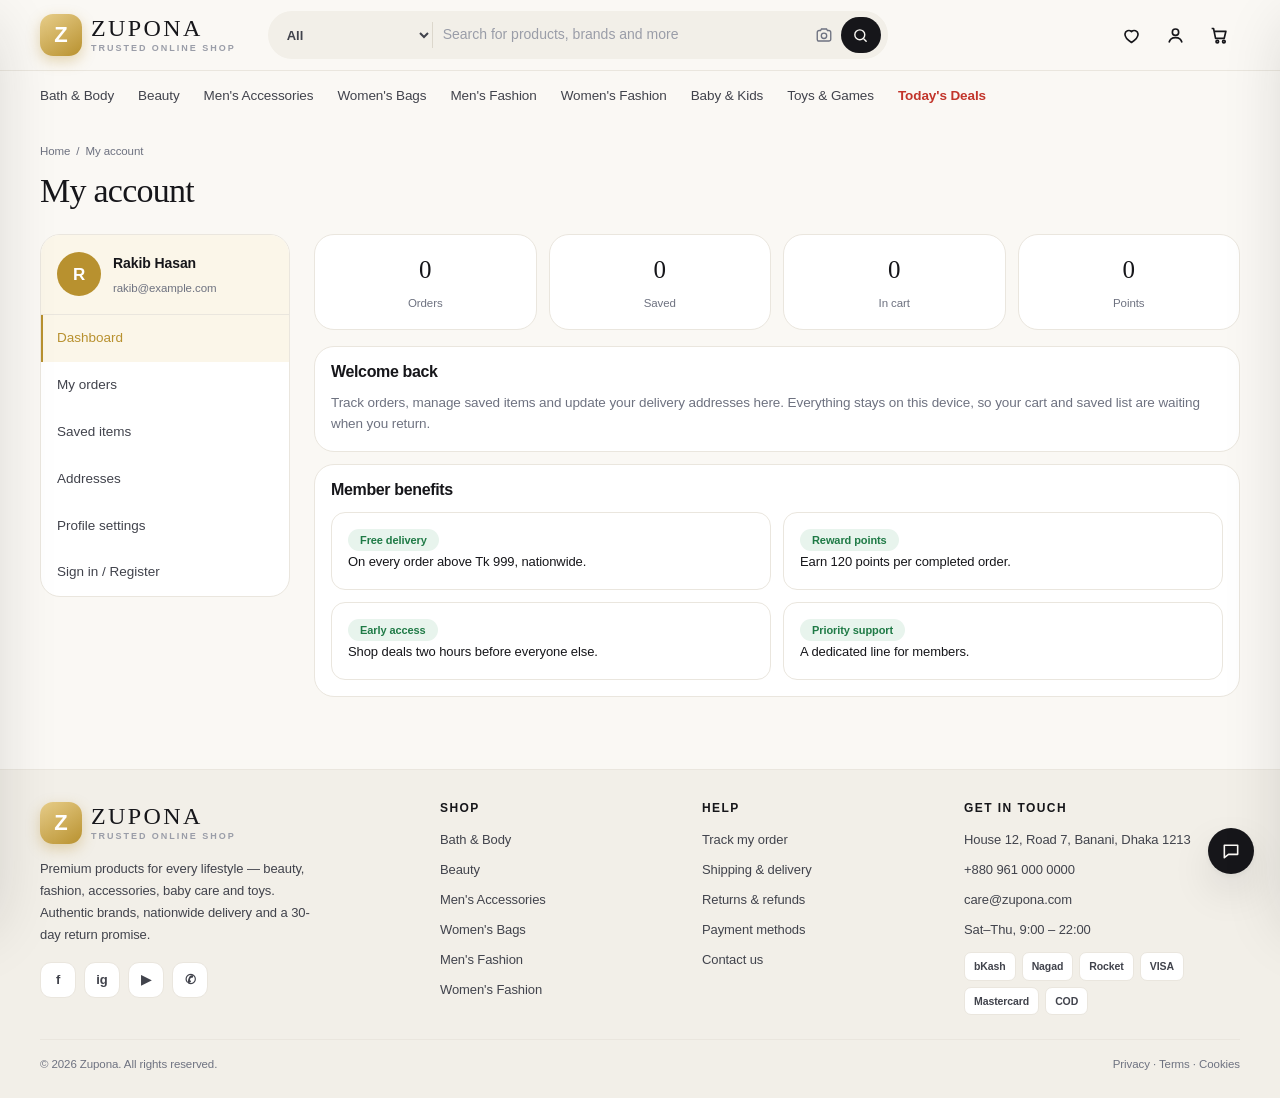
<file: account.html>
<!DOCTYPE html>
<html lang="en">
<head>
<meta charset="UTF-8">
<meta name="viewport" content="width=device-width, initial-scale=1, minimum-scale=1, viewport-fit=cover">
<meta name="theme-color" content="#FAF8F4" media="(prefers-color-scheme: light)">
<meta name="theme-color" content="#0B0C0F" media="(prefers-color-scheme: dark)">
<meta name="description" content="Zupona — trusted online shop. Authentic beauty, fashion, accessories, baby care and toys with fast nationwide delivery and 30-day returns.">
<title>My Account — Zupona</title>
<link rel="stylesheet" href="css/zupona.css">
<link rel="manifest" href="manifest.json">
<link rel="icon" href="icon.svg">
<link rel="apple-touch-icon" href="icon.svg">
<meta name="apple-mobile-web-app-capable" content="yes">
<meta name="apple-mobile-web-app-title" content="Zupona">
</head>
<body data-page="account">

<header id="hd"></header>

<main class="wrap">
  <div class="ph">
    <nav class="crumb"><a href="index.html">Home</a><span>/</span><span>My account</span></nav>
    <h1>My account</h1>
  </div>

  <div class="acc">
    <aside class="acc-n">
      <div class="acc-u">
        <span class="acc-av">R</span>
        <span><b style="font-size:14px">Rakib Hasan</b><br><small style="color:var(--ink-3);font-size:11.5px">rakib@example.com</small></span>
      </div>
      <button data-at="dash" class="on">Dashboard</button>
      <button data-at="orders">My orders</button>
      <button data-at="wish">Saved items</button>
      <button data-at="addr">Addresses</button>
      <button data-at="prof">Profile settings</button>
      <button data-at="in">Sign in / Register</button>
    </aside>

    <section>
      <div data-acc="dash">
        <div class="stats" id="accStats"></div>
        <div class="pnl" style="margin-top:16px">
          <h3>Welcome back</h3>
          <p style="font-size:13.5px;color:var(--ink-3)">Track orders, manage saved items and update your delivery addresses here. Everything stays on this device, so your cart and saved list are waiting when you return.</p>
        </div>
        <div class="pnl">
          <h3>Member benefits</h3>
          <div class="addr">
            <div><span class="pill">Free delivery</span><br>On every order above Tk 999, nationwide.</div>
            <div><span class="pill">Reward points</span><br>Earn 120 points per completed order.</div>
            <div><span class="pill">Early access</span><br>Shop deals two hours before everyone else.</div>
            <div><span class="pill">Priority support</span><br>A dedicated line for members.</div>
          </div>
        </div>
      </div>

      <div data-acc="orders" class="hide">
        <div class="pnl" style="margin-bottom:16px"><h3>Order history</h3>
          <p style="font-size:12.5px;color:var(--ink-3)">Orders you place appear here instantly, with live tracking.</p></div>
        <div id="accOrders"></div>
      </div>

      <div data-acc="wish" class="hide">
        <div class="pnl" style="margin-bottom:16px"><h3>Saved items</h3>
          <p style="font-size:12.5px;color:var(--ink-3)">Products stay here until you move them to the cart.</p></div>
        <div id="accWish"></div>
      </div>

      <div data-acc="addr" class="hide">
        <div class="pnl">
          <div style="display:flex;justify-content:space-between;align-items:center;margin-bottom:14px">
            <h3 style="margin:0">Saved addresses</h3>
            <button class="btn btn-line btn-sm" onclick="ZUPONA.toast('Address form opened')">+ Add new</button>
          </div>
          <div class="addr">
            <div><span class="pill">Default</span><br><b>Home</b><br>Rakib Hasan · 01712 345678<br>House 12, Road 7, Banani, Dhaka 1213</div>
            <div><b>Office</b><br>Rakib Hasan · 01712 345678<br>Level 6, Gulshan Tower, Gulshan 1, Dhaka 1212</div>
          </div>
        </div>
      </div>

      <div data-acc="prof" class="hide">
        <div class="pnl">
          <h3>Profile settings</h3>
          <form class="accF fg">
            <div class="fd"><label>Full name</label><input value="Rakib Hasan"></div>
            <div class="fd"><label>Mobile number</label><input value="01712345678"></div>
            <div class="fd"><label>Email</label><input type="email" value="rakib@example.com"></div>
            <div class="fd"><label>Date of birth</label><input type="date" value="1996-04-12"></div>
            <div class="fd w"><label>New password</label><input type="password" placeholder="••••••••"></div>
            <div class="fd w"><button class="btn btn-ink" type="submit">Save changes</button></div>
          </form>
        </div>
      </div>

      <div data-acc="in" class="hide">
        <div class="two-r" style="margin-top:0">
          <div class="pnl">
            <h3>Sign in</h3>
            <form class="accF fg">
              <div class="fd w"><label>Email or mobile</label><input required placeholder="you@example.com"></div>
              <div class="fd w"><label>Password</label><input type="password" required placeholder="••••••••"></div>
              <div class="fd w" style="flex-direction:row;justify-content:space-between;align-items:center">
                <label class="ck"><input type="checkbox" checked><span>Keep me signed in</span></label>
                <a href="#" style="font-size:12.5px;color:var(--gold);font-weight:600">Forgot password?</a>
              </div>
              <div class="fd w"><button class="btn btn-ink btn-full" type="submit">Sign in</button></div>
            </form>
          </div>
          <div class="pnl">
            <h3>New to Zupona?</h3>
            <form class="accF fg">
              <div class="fd w"><label>Full name</label><input required placeholder="Your name"></div>
              <div class="fd w"><label>Mobile number</label><input type="tel" required placeholder="01XXXXXXXXX"></div>
              <div class="fd w"><label>Password</label><input type="password" required placeholder="Create a password"></div>
              <div class="fd w"><button class="btn btn-gold btn-full" type="submit">Create account</button></div>
            </form>
            <p style="font-size:11.5px;color:var(--ink-3);margin-top:12px">By registering you agree to our terms of service and privacy policy.</p>
          </div>
        </div>
      </div>
    </section>
  </div>
</main>

<div id="ft"></div>
<div id="xt"></div>
<script src="js/zupona.js"></script>
</body>
</html>
</file>
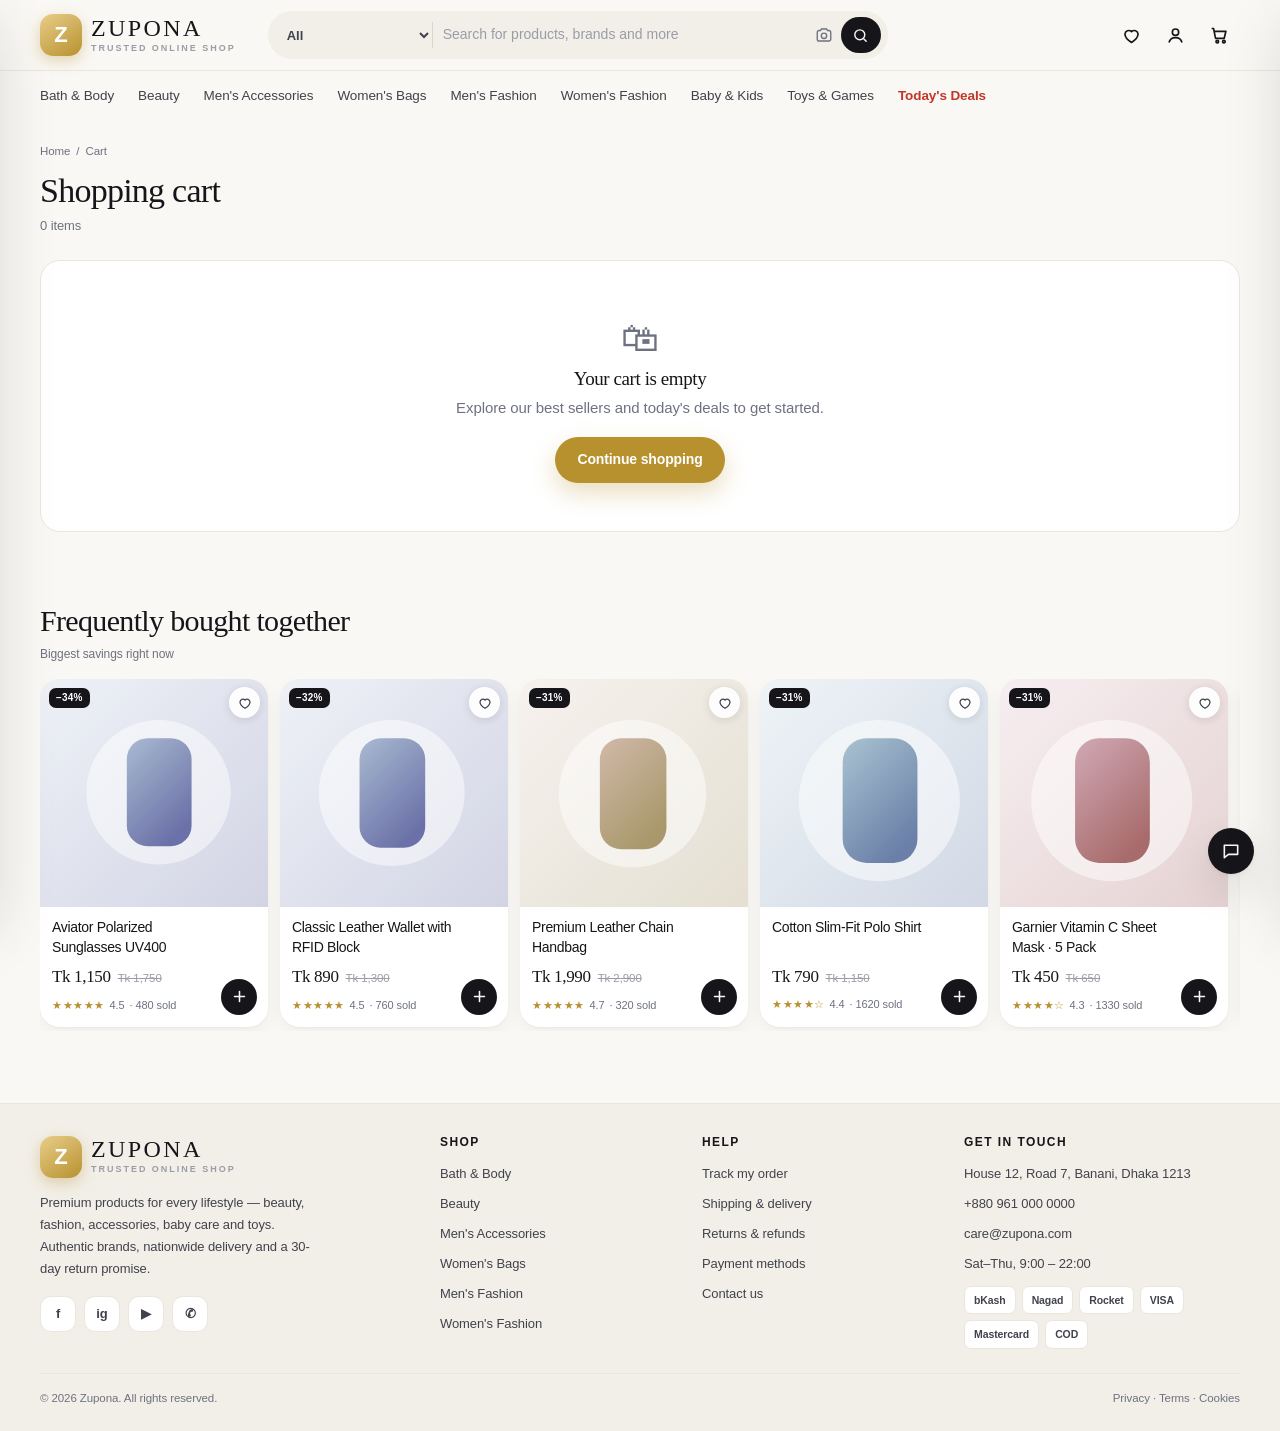
<file: cart.html>
<!DOCTYPE html>
<html lang="en">
<head>
<meta charset="UTF-8">
<meta name="viewport" content="width=device-width, initial-scale=1, minimum-scale=1, viewport-fit=cover">
<meta name="theme-color" content="#FAF8F4" media="(prefers-color-scheme: light)">
<meta name="theme-color" content="#0B0C0F" media="(prefers-color-scheme: dark)">
<meta name="description" content="Zupona — trusted online shop. Authentic beauty, fashion, accessories, baby care and toys with fast nationwide delivery and 30-day returns.">
<title>Shopping Cart — Zupona</title>
<link rel="stylesheet" href="css/zupona.css">
<link rel="manifest" href="manifest.json">
<link rel="icon" href="icon.svg">
<link rel="apple-touch-icon" href="icon.svg">
<meta name="apple-mobile-web-app-capable" content="yes">
<meta name="apple-mobile-web-app-title" content="Zupona">
</head>
<body data-page="cart">

<header id="hd"></header>

<main class="wrap">
  <div class="ph">
    <nav class="crumb"><a href="index.html">Home</a><span>/</span><span>Cart</span></nav>
    <h1>Shopping cart</h1>
    <p style="font-size:13px;color:var(--ink-3);margin-top:6px" id="cN"></p>
  </div>

  <div class="none hide" id="cEmpty" style="margin-top:24px">
    <div style="font-size:38px">🛍</div>
    <h3>Your cart is empty</h3>
    <p>Explore our best sellers and today's deals to get started.</p>
    <a class="btn btn-gold" style="margin-top:18px" href="shop.html">Continue shopping</a>
  </div>

  <div id="cBody">
    <div class="two-r">
      <section class="pnl">
        <div style="display:flex;align-items:center;justify-content:space-between;margin-bottom:4px">
          <h3 style="margin:0">Items</h3><button class="del" id="cClear">Clear cart</button>
        </div>
        <div id="cRows"></div>
        <div style="display:flex;justify-content:space-between;align-items:center;margin-top:18px;gap:12px;flex-wrap:wrap">
          <a class="btn btn-line btn-sm" href="shop.html">← Continue shopping</a>
          <span style="font-size:11.5px;color:var(--ink-3)">Prices include VAT where applicable</span>
        </div>
      </section>

      <aside>
        <div class="pnl">
          <h3>Order summary</h3>
          <div class="shipbar"><i id="sBar" style="width:0%"></i></div>
          <p style="font-size:12px;color:var(--ink-3)" id="sNote"></p>
          <div class="cpn"><input id="cCode" placeholder="Coupon code"><button class="btn btn-ink btn-sm" id="cCoupon">Apply</button></div>
          <p style="font-size:11.5px;color:var(--ink-3);margin-top:-6px">Try <b>ZUPONA10</b>, <b>EID25</b> or <b>FREESHIP</b></p>
          <div class="sr-"><span>Subtotal</span><span id="sSub">Tk 0</span></div>
          <div class="sr-"><span>Coupon discount</span><span id="sDisc" style="color:var(--ok)">− Tk 0</span></div>
          <div class="sr-"><span>Delivery</span><span id="sShip">Tk 0</span></div>
          <div class="sr- tot"><span>Total</span><span id="sTot">Tk 0</span></div>
          <p id="cEta" style="font-size:12px;color:var(--ink-3);margin-top:14px"></p><a class="btn btn-gold btn-full" style="margin-top:10px" href="checkout.html">Proceed to checkout</a>
        </div>
        <div class="pnl">
          <h3>Buyer protection</h3>
          <p style="font-size:12.5px;color:var(--ink-3)">Full refund if your item never arrives, arrives damaged, or doesn't match the description. Covered for 30 days after delivery.</p>
        </div>
      </aside>
    </div>
  </div>

  <section class="sec">
    <div class="sec-hd">
      <div><h2>Frequently bought together</h2><p>Biggest savings right now</p></div>
      
    </div>
    <div class="rail" id="cSuggest"></div>
  </section>
</main>

<div id="ft"></div>
<div id="xt"></div>
<script src="js/zupona.js"></script>
</body>
</html>
</file>
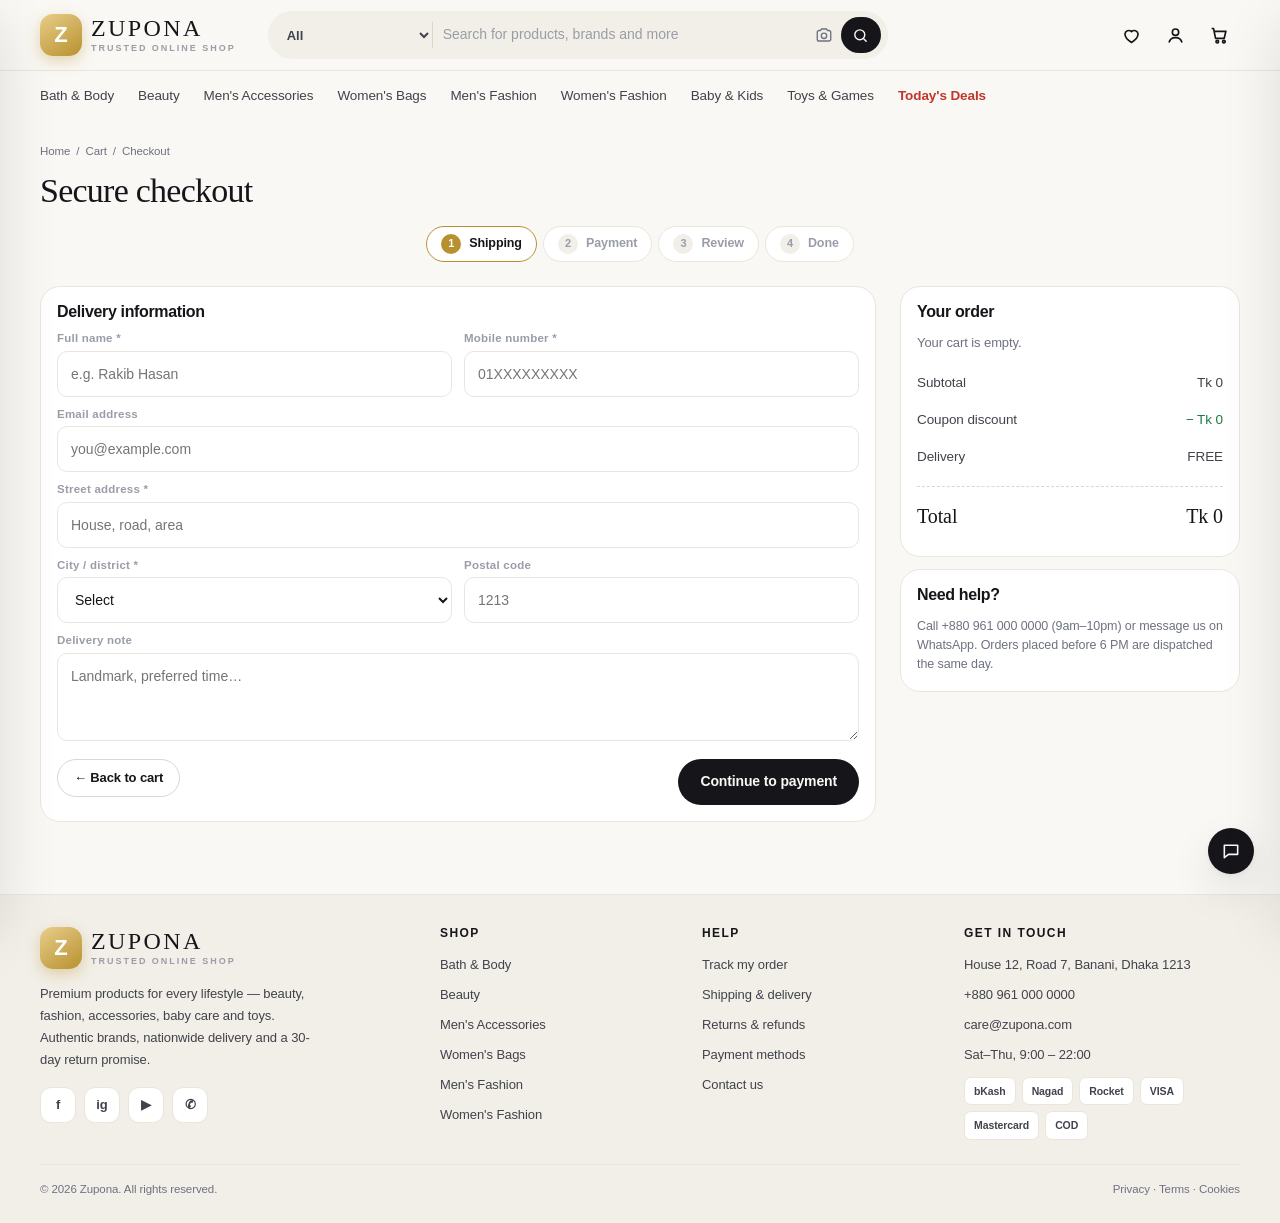
<file: checkout.html>
<!DOCTYPE html>
<html lang="en">
<head>
<meta charset="UTF-8">
<meta name="viewport" content="width=device-width, initial-scale=1, minimum-scale=1, viewport-fit=cover">
<meta name="theme-color" content="#FAF8F4" media="(prefers-color-scheme: light)">
<meta name="theme-color" content="#0B0C0F" media="(prefers-color-scheme: dark)">
<meta name="description" content="Zupona — trusted online shop. Authentic beauty, fashion, accessories, baby care and toys with fast nationwide delivery and 30-day returns.">
<title>Checkout — Zupona</title>
<link rel="stylesheet" href="css/zupona.css">
<link rel="manifest" href="manifest.json">
<link rel="icon" href="icon.svg">
<link rel="apple-touch-icon" href="icon.svg">
<meta name="apple-mobile-web-app-capable" content="yes">
<meta name="apple-mobile-web-app-title" content="Zupona">
</head>
<body data-page="checkout">

<header id="hd"></header>

<main class="wrap">
  <div class="ph">
    <nav class="crumb"><a href="index.html">Home</a><span>/</span><a href="cart.html">Cart</a><span>/</span><span>Checkout</span></nav>
    <h1>Secure checkout</h1>
  </div>

  <div class="steps">
    <span class="st on" data-d="1"><i>1</i>Shipping</span>
    <span class="st" data-d="2"><i>2</i>Payment</span>
    <span class="st" data-d="3"><i>3</i>Review</span>
    <span class="st" data-d="4"><i>4</i>Done</span>
  </div>

  <div class="two-r">
    <section>
      <div class="pnl" data-step="1">
        <h3>Delivery information</h3>
        <form id="shipF" class="fg" onsubmit="return false">
          <div class="fd"><label for="fName">Full name *</label><input id="fName" required placeholder="e.g. Rakib Hasan"></div>
          <div class="fd"><label for="fPhone">Mobile number *</label><input id="fPhone" type="tel" required pattern="[0-9+ -]{6,}" placeholder="01XXXXXXXXX"></div>
          <div class="fd w"><label for="fMail">Email address</label><input id="fMail" type="email" placeholder="you@example.com"></div>
          <div class="fd w"><label for="fAddr">Street address *</label><input id="fAddr" required placeholder="House, road, area"></div>
          <div class="fd"><label for="fCity">City / district *</label><select id="fCity" required>
            <option value="">Select</option><option>Dhaka</option><option>Chattogram</option><option>Sylhet</option>
            <option>Khulna</option><option>Rajshahi</option><option>Barishal</option><option>Rangpur</option><option>Mymensingh</option>
          </select></div>
          <div class="fd"><label for="fZip">Postal code</label><input id="fZip" placeholder="1213"></div>
          <div class="fd w"><label for="fNote">Delivery note</label><textarea id="fNote" placeholder="Landmark, preferred time…"></textarea></div>
        </form>
        <div style="display:flex;justify-content:space-between;margin-top:18px;gap:12px;flex-wrap:wrap">
          <a class="btn btn-line btn-sm" href="cart.html">← Back to cart</a>
          <button class="btn btn-ink" data-next>Continue to payment</button>
        </div>
      </div>

      <div class="pnl hide" data-step="2">
        <h3>Payment method</h3>
        <button class="pay on" data-pay="Cash on delivery" data-note="Pay the rider in cash when your parcel arrives.">
          <i>COD</i><span><b>Cash on delivery</b><small>Pay when you receive it</small></span></button>
        <button class="pay" data-pay="bKash" data-note="You'll be redirected to bKash to confirm.">
          <i style="background:#E2136E;color:#fff">bK</i><span><b>bKash</b><small>Instant mobile payment</small></span></button>
        <button class="pay" data-pay="Nagad" data-note="You'll be redirected to Nagad to confirm.">
          <i style="background:#F6821F;color:#fff">Ng</i><span><b>Nagad</b><small>Instant mobile payment</small></span></button>
        <button class="pay" data-pay="Card" data-note="VISA, Mastercard and AMEX, 3-D Secure protected.">
          <i style="background:#1A1F71;color:#fff">💳</i><span><b>Credit / debit card</b><small>VISA · Mastercard · AMEX</small></span></button>
        <p style="font-size:12.5px;color:var(--ink-3);margin-top:8px" id="payNote">Pay the rider in cash when your parcel arrives.</p>
        <div style="display:flex;justify-content:space-between;margin-top:18px">
          <button class="btn btn-line btn-sm" data-back>← Back</button>
          <button class="btn btn-ink" data-next>Review order</button>
        </div>
      </div>

      <div class="pnl hide" data-step="3">
        <h3>Review &amp; place order</h3>
        <p style="font-size:13px;color:var(--ink-3)">Confirm your items and delivery details in the summary. By placing this order you agree to Zupona's terms and return policy.</p>
        <label class="ck" style="margin-top:16px"><input type="checkbox" checked><span>Email me order updates</span></label>
        <label class="ck"><input type="checkbox"><span>Save this address for next time</span></label>
        <div style="display:flex;justify-content:space-between;margin-top:18px">
          <button class="btn btn-line btn-sm" data-back>← Back</button>
          <button class="btn btn-gold" id="place">Place order</button>
        </div>
      </div>

      <div class="pnl hide" data-step="4">
        <div class="done">
          <i>✓</i>
          <h2 style="font-size:23px">Thank you — your order is confirmed</h2>
          <p style="color:var(--ink-3);font-size:13.5px;margin-top:10px">Order <b id="okId"></b> · Total <b id="okTot"></b></p>
          <p style="color:var(--ink-3);font-size:13px;margin-top:6px">We've emailed your confirmation. Track delivery from your account.</p>
          <div style="display:flex;gap:10px;justify-content:center;flex-wrap:wrap;margin-top:20px">
            <a class="btn btn-ink" href="account.html?tab=orders">Track my order</a>
            <a class="btn btn-line" href="shop.html">Continue shopping</a>
          </div>
        </div>
      </div>
    </section>

    <aside>
      <div class="pnl">
        <h3>Your order</h3>
        <div id="coItems"></div>
        <div class="sr-" style="margin-top:12px"><span>Subtotal</span><span id="coSub">Tk 0</span></div>
        <div class="sr-"><span>Coupon discount</span><span id="coDisc" style="color:var(--ok)">− Tk 0</span></div>
        <div class="sr-"><span>Delivery</span><span id="coShip">Tk 0</span></div>
        <div class="sr- tot"><span>Total</span><span id="coTot">Tk 0</span></div>
      </div>
      <div class="pnl">
        <h3>Need help?</h3>
        <p style="font-size:12.5px;color:var(--ink-3)">Call +880 961 000 0000 (9am–10pm) or message us on WhatsApp. Orders placed before 6 PM are dispatched the same day.</p>
      </div>
    </aside>
  </div>
</main>

<div id="ft"></div>
<div id="xt"></div>
<script src="js/zupona.js"></script>
</body>
</html>
</file>
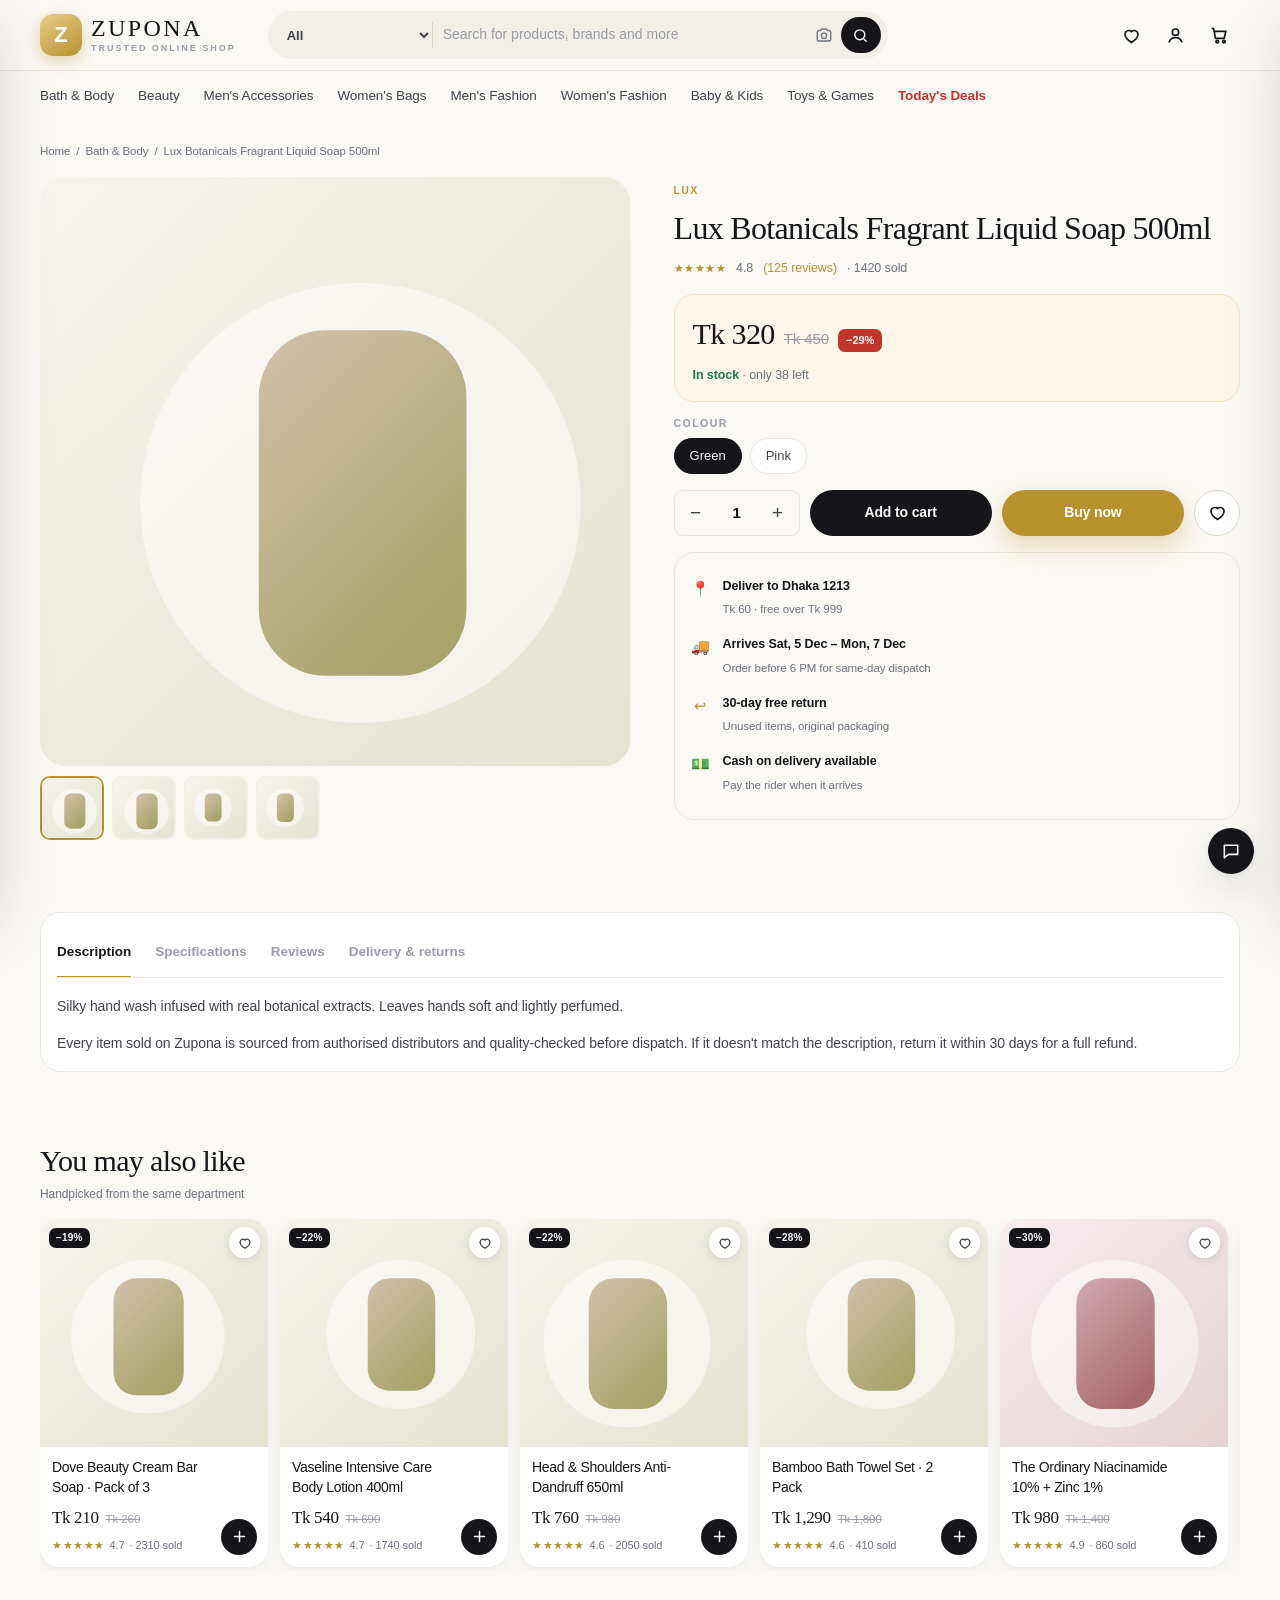
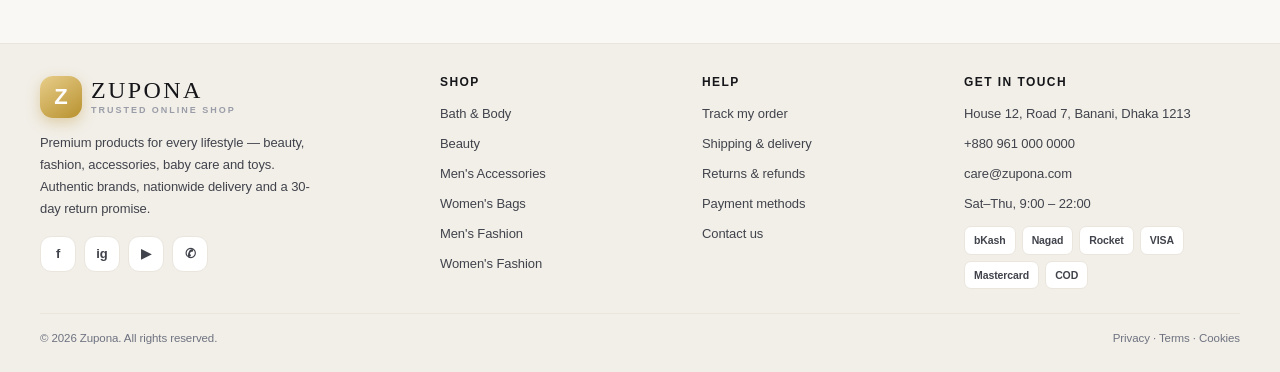
<file: product.html>
<!DOCTYPE html>
<html lang="en">
<head>
<meta charset="UTF-8">
<meta name="viewport" content="width=device-width, initial-scale=1, minimum-scale=1, viewport-fit=cover">
<meta name="theme-color" content="#FAF8F4" media="(prefers-color-scheme: light)">
<meta name="theme-color" content="#0B0C0F" media="(prefers-color-scheme: dark)">
<meta name="description" content="Zupona — trusted online shop. Authentic beauty, fashion, accessories, baby care and toys with fast nationwide delivery and 30-day returns.">
<title>Product — Zupona</title>
<link rel="stylesheet" href="css/zupona.css">
<link rel="manifest" href="manifest.json">
<link rel="icon" href="icon.svg">
<link rel="apple-touch-icon" href="icon.svg">
<meta name="apple-mobile-web-app-capable" content="yes">
<meta name="apple-mobile-web-app-title" content="Zupona">
</head>
<body data-page="product">

<header id="hd"></header>

<main class="wrap">
  <div class="ph" style="padding-bottom:0">
    <nav class="crumb"><a href="index.html">Home</a><span>/</span><a id="pdCat" href="shop.html">Category</a><span>/</span><span id="pdCrumb"></span></nav>
  </div>

  <div class="pd">
    <div class="gal">
      <img class="gal-m" id="pdMain" src="" alt="">
      <div class="gal-t" id="pdThumbs"></div>
    </div>

    <div>
      <span class="pd-br" id="pdBrand"></span>
      <h1 id="pdName"></h1>
      <div class="pd-meta" id="pdMeta"></div>
      <div class="pd-price" id="pdPrice"></div>
      <div id="pdOpts"></div>
      <div class="buy">
        <span class="qty" id="pdQ">
          <button data-q="-1" aria-label="Less">−</button><span id="pdQn">1</span><button data-q="1" aria-label="More">+</button>
        </span>
        <button class="btn btn-ink" id="pdAdd">Add to cart</button>
        <button class="btn btn-gold" id="pdBuy">Buy now</button>
        <button class="pd-w" data-pw aria-label="Save">
          <svg viewBox="0 0 24 24" width="21" height="21" fill="none" stroke="currentColor" stroke-width="1.9" stroke-linejoin="round"><path d="M12 20s-7.5-4.6-7.5-9.6A4.4 4.4 0 0 1 12 7.6a4.4 4.4 0 0 1 7.5 2.8C19.5 15.4 12 20 12 20z"/></svg>
        </button>
      </div>
      <div class="info" id="pdInfo"></div>
    </div>
  </div>

  <section class="sec">
    <div class="pnl">
      <div class="tabs">
        <button data-tab="d" class="on">Description</button>
        <button data-tab="s">Specifications</button>
        <button data-tab="r">Reviews</button>
        <button data-tab="v">Delivery &amp; returns</button>
      </div>
      <div class="tp" data-tp="d">
        <p id="pdDesc"></p>
        <p style="margin-top:12px">Every item sold on Zupona is sourced from authorised distributors and quality-checked before dispatch. If it doesn't match the description, return it within 30 days for a full refund.</p>
      </div>
      <div class="tp hide" data-tp="s"><table class="spec"><tbody id="pdSpec"></tbody></table></div>
      <div class="tp hide" data-tp="r" id="rev">
        <div style="display:grid;gap:20px;grid-template-columns:1fr;align-items:center;background:var(--ivory-2);border-radius:20px;padding:20px;margin-bottom:12px">
          <div id="pdBig" style="text-align:center"></div>
          <div><p style="font-size:13.5px;color:var(--ink-2)">Reviews come from verified buyers only. You can rate a product once your order is delivered.</p></div>
        </div>
        <div id="pdRevs"></div>
      </div>
      <div class="tp hide" data-tp="v">
        <p><strong>Inside Dhaka</strong> — 24–48 hours, Tk 60 (free over Tk 999)</p>
        <p><strong>Outside Dhaka</strong> — 2–4 business days, Tk 120 (free over Tk 999)</p>
        <p style="margin-top:10px"><strong>Returns</strong> — request a return within 30 days from your account page. Items must be unused and in original packaging. Refunds reach your original payment method within 5–7 business days.</p>
      </div>
    </div>
  </section>

  <section class="sec">
    <div class="sec-hd">
      <div><h2>You may also like</h2><p>Handpicked from the same department</p></div>
      
    </div>
    <div class="rail" id="related"></div>
  </section>

  <section class="sec hide">
    <div class="sec-hd">
      <div><h2>Recently viewed</h2></div>
      
    </div>
    <div class="rail" id="viewed"></div>
  </section>
</main>

<div class="pdbar">
  <button class="ab" data-pw aria-label="Save">
    <svg viewBox="0 0 24 24" width="20" height="20" fill="none" stroke="currentColor" stroke-width="1.9" stroke-linejoin="round"><path d="M12 20s-7.5-4.6-7.5-9.6A4.4 4.4 0 0 1 12 7.6a4.4 4.4 0 0 1 7.5 2.8C19.5 15.4 12 20 12 20z"/></svg>
  </button>
  <button class="ab" id="pdShare" aria-label="Share">
    <svg viewBox="0 0 24 24" width="20" height="20" fill="none" stroke="currentColor" stroke-width="1.9" stroke-linejoin="round"><path d="M12 3v11"/><path d="M8 7l4-4 4 4"/><path d="M5 14v6h14v-6"/></svg>
  </button>
  <button class="btn btn-ink" onclick="document.getElementById('pdAdd').click()">Add to cart</button>
  <button class="btn btn-gold" onclick="document.getElementById('pdBuy').click()">Buy now</button>
</div>

<div id="ft"></div>
<div id="xt"></div>
<script src="js/zupona.js"></script>
</body>
</html>
</file>
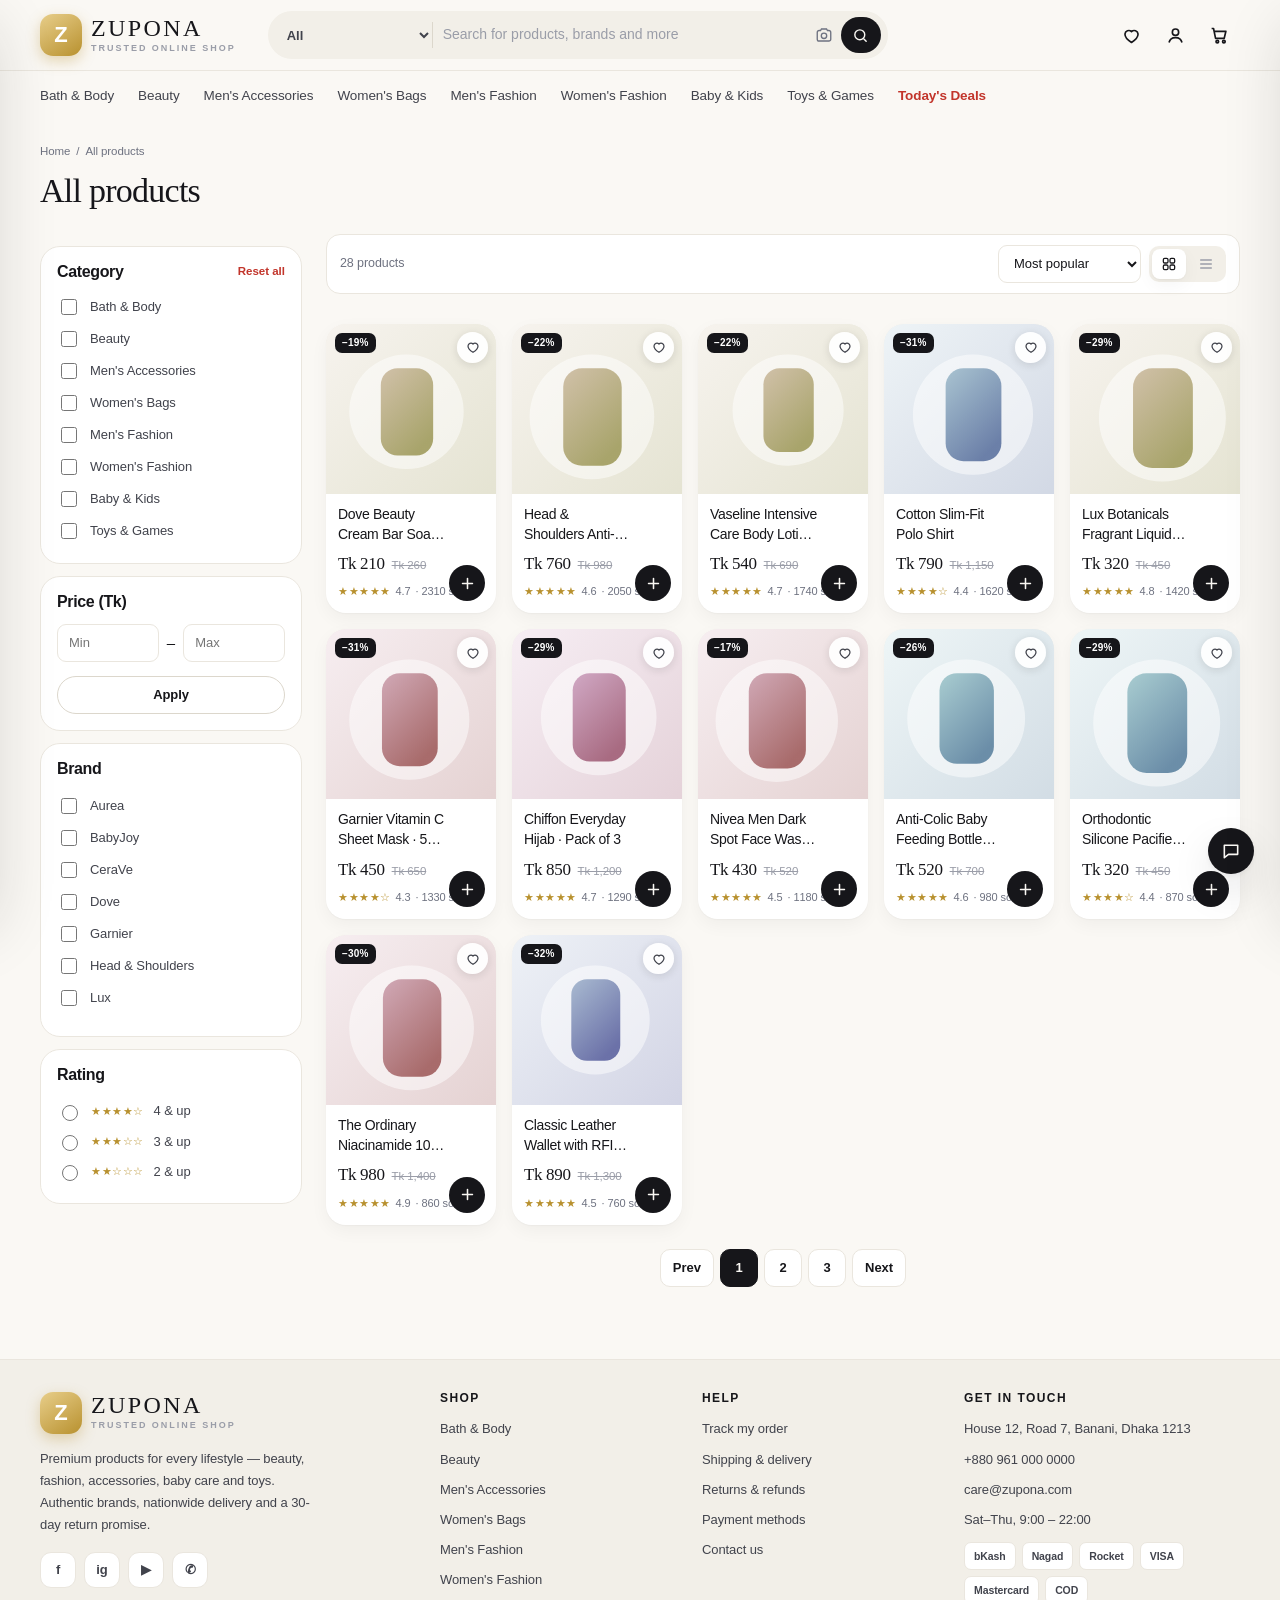
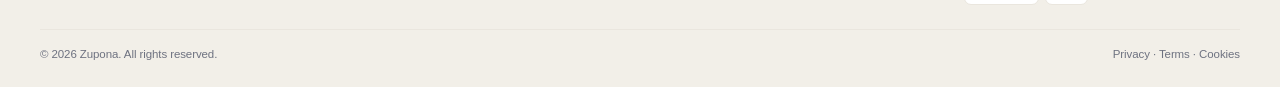
<file: shop.html>
<!DOCTYPE html>
<html lang="en">
<head>
<meta charset="UTF-8">
<meta name="viewport" content="width=device-width, initial-scale=1, minimum-scale=1, viewport-fit=cover">
<meta name="theme-color" content="#FAF8F4" media="(prefers-color-scheme: light)">
<meta name="theme-color" content="#0B0C0F" media="(prefers-color-scheme: dark)">
<meta name="description" content="Zupona — trusted online shop. Authentic beauty, fashion, accessories, baby care and toys with fast nationwide delivery and 30-day returns.">
<title>All Products — Zupona</title>
<link rel="stylesheet" href="css/zupona.css">
<link rel="manifest" href="manifest.json">
<link rel="icon" href="icon.svg">
<link rel="apple-touch-icon" href="icon.svg">
<meta name="apple-mobile-web-app-capable" content="yes">
<meta name="apple-mobile-web-app-title" content="Zupona">
</head>
<body data-page="shop">

<header id="hd"></header>

<main class="wrap">
  <div class="ph">
    <nav class="crumb"><a href="index.html">Home</a><span>/</span><span>All products</span></nav>
    <h1 id="shTitle">All products</h1>
    <p style="font-size:13px;color:var(--ink-3);margin-top:6px" id="echo"></p>
  </div>

  <div class="two">
    <aside class="fl" id="fl">
      <div class="pnl mb" style="display:flex;align-items:center;justify-content:space-between">
        <strong>Filters</strong>
        <button class="ico" data-close aria-label="Close">
          <svg viewBox="0 0 24 24" fill="none" stroke="currentColor" stroke-width="2" stroke-linecap="round"><path d="M6 6l12 12M18 6L6 18"/></svg>
        </button>
      </div>
      <div class="pnl">
        <div style="display:flex;align-items:center;justify-content:space-between;margin-bottom:10px">
          <h3 style="margin:0">Category</h3><button class="del" id="reset">Reset all</button>
        </div>
        <ul id="fCats"></ul>
      </div>
      <div class="pnl">
        <h3>Price (Tk)</h3>
        <div class="rng"><input id="pMin" type="number" min="0" placeholder="Min"><span>–</span><input id="pMax" type="number" min="0" placeholder="Max"></div>
        <button class="btn btn-line btn-sm btn-full" style="margin-top:14px" id="applyP">Apply</button>
      </div>
      <div class="pnl"><h3>Brand</h3><ul id="fBr" style="max-height:230px;overflow:auto"></ul></div>
      <div class="pnl"><h3>Rating</h3><ul id="fRt"></ul></div>
    </aside>

    <section>
      <div class="tb">
        <button class="btn btn-line btn-sm mb" data-open="filters">Filters</button>
        <button class="btn btn-line btn-sm mb" id="sortBtn">Sort</button>
        <span class="cnt" id="cnt"></span>
        <div style="display:flex;gap:8px;align-items:center;margin-left:auto">
          <label class="sr" for="sort">Sort by</label>
          <select id="sort" class="dt">
            <option value="pop">Most popular</option>
            <option value="new">Newest first</option>
            <option value="low">Price: low to high</option>
            <option value="high">Price: high to low</option>
            <option value="rate">Top rated</option>
            <option value="off">Biggest discount</option>
          </select>
          <div class="vt dt" style="display:flex">
            <button data-view="grid" class="on" aria-label="Grid"><svg viewBox="0 0 24 24" width="16" height="16" fill="none" stroke="currentColor" stroke-width="1.9"><rect x="3.5" y="3.5" width="7" height="7" rx="2"/><rect x="13.5" y="3.5" width="7" height="7" rx="2"/><rect x="3.5" y="13.5" width="7" height="7" rx="2"/><rect x="13.5" y="13.5" width="7" height="7" rx="2"/></svg></button>
            <button data-view="list" aria-label="List"><svg viewBox="0 0 24 24" width="16" height="16" fill="none" stroke="currentColor" stroke-width="2" stroke-linecap="round"><path d="M4 6h16M4 12h16M4 18h16"/></svg></button>
          </div>
        </div>
      </div>
      <div id="chips" style="display:flex;gap:8px;flex-wrap:wrap;margin-bottom:14px"></div>
      <div class="grid" id="grid"></div>
      <div class="none hide" id="none"><h3>No products matched</h3><p>Try removing a filter or searching for something else.</p></div>
      <div class="pg" id="pg"></div>
    </section>
  </div>
</main>

<div id="ft"></div>
<div id="xt"></div>
<script src="js/zupona.js"></script>
</body>
</html>
</file>
<file: css/zupona.css>
/* =====================================================================
   ZUPONA — Design System  (single stylesheet, mobile-first)
   Written from scratch. No legacy layers, no overrides fighting.

   IDENTITY
   · Canvas  : warm ivory  #FAF8F4   (not the cold grey every market uses)
   · Ink     : near-black  #16161A
   · Accent  : deep gold   #B8912F   — used once per screen, never twice
   · Display : serif headlines (marketplaces are all sans — this is ours)
   · Rhythm  : one spacing scale, one radius scale, one type scale
   ===================================================================== */

/* ------------------------------------------------------------- TOKENS */
:root{
  --ivory:#FAF8F4;
  --ivory-2:#F2EFE8;
  --card:#FFFFFF;
  --ink:#16161A;
  --ink-2:#41434C;
  --ink-3:#6E7280;
  --muted:#9A9DA8;
  --line:#EAE6DE;
  --line-2:#DCD7CC;
  --gold:#B8912F;
  --gold-2:#D9B457;
  --gold-wash:#FBF6E9;
  --sale:#C2352B;
  --ok:#1F7A46;

  --font:-apple-system,BlinkMacSystemFont,"Segoe UI",Roboto,"Helvetica Neue",Arial,sans-serif;
  --serif:"Iowan Old Style","Palatino Linotype",Palatino,"Book Antiqua",Georgia,serif;

  /* type scale */
  --t-hero:clamp(30px,8.6vw,38px);
  --t-h2:20px;
  --t-h3:15px;
  --t-body:14px;
  --t-small:12px;
  --t-micro:10.5px;

  /* space scale */
  --s1:4px; --s2:8px; --s3:12px; --s4:16px; --s5:24px; --s6:32px; --s7:44px; --s8:60px;
  --gut:16px;
  --rhythm:38px;

  --r1:10px; --r2:14px; --r3:20px; --r4:26px; --pill:999px;

  --sh-1:0 1px 2px rgba(22,22,26,.04), 0 6px 18px rgba(22,22,26,.045);
  --sh-2:0 2px 6px rgba(22,22,26,.06), 0 18px 40px rgba(22,22,26,.10);
  --sh-3:0 26px 60px rgba(22,22,26,.16);

  --ease:cubic-bezier(.21,.6,.35,1);
  --hdr:56px;
  --nav:calc(58px + env(safe-area-inset-bottom,0px));
}
@media (min-width:760px){
  :root{ --gut:28px; --rhythm:56px; --t-h2:26px; --t-h3:16px; --t-body:15px; --hdr:70px }
}
@media (min-width:1180px){ :root{ --gut:40px; --rhythm:72px; --t-h2:30px } }

[data-theme="dark"]{
  --ivory:#0B0C0F; --ivory-2:#14161B; --card:#14161B;
  --ink:#F3F2EF; --ink-2:#C6C7CE; --ink-3:#9A9DA8; --muted:#7A7E8A;
  --line:#23262E; --line-2:#2E323C; --gold-wash:#1E1A10;
  --sh-1:0 1px 2px rgba(0,0,0,.5), 0 8px 22px rgba(0,0,0,.34);
  --sh-2:0 2px 8px rgba(0,0,0,.55), 0 20px 44px rgba(0,0,0,.45);
}

/* -------------------------------------------------------------- RESET */
*,*::before,*::after{box-sizing:border-box}
html{-webkit-text-size-adjust:100%;scroll-behavior:smooth}
body{
  margin:0;background:var(--ivory);color:var(--ink);
  font:400 var(--t-body)/1.55 var(--font);
  letter-spacing:-.006em;-webkit-font-smoothing:antialiased;
  padding-bottom:calc(var(--nav) + 4px);
  overflow-x:hidden;
}
@media (min-width:992px){ body{padding-bottom:0} }
img,svg{display:block;max-width:100%}
img{background:var(--ivory-2)}
a{color:inherit;text-decoration:none}
button,input,select,textarea{font:inherit;color:inherit}
button{border:0;background:none;cursor:pointer;padding:0}
ul{margin:0;padding:0;list-style:none}
p{margin:0}
h1,h2,h3,h4{margin:0;font-weight:600;line-height:1.15;letter-spacing:-.022em}
h1,h2{font-family:var(--serif);font-weight:500}
:focus-visible{outline:2px solid var(--gold);outline-offset:3px;border-radius:6px}
::selection{background:var(--gold-wash);color:var(--ink)}

.wrap{width:100%;max-width:1340px;margin-inline:auto;padding-inline:var(--gut)}
.sr{position:absolute;width:1px;height:1px;overflow:hidden;clip:rect(0 0 0 0);white-space:nowrap}
.hide{display:none !important}
.dt{display:none}
@media (min-width:992px){ .dt{display:block} .mb{display:none !important} }

/* ------------------------------------------------------------ CONTROLS */
.btn{
  display:inline-flex;align-items:center;justify-content:center;gap:8px;
  height:46px;padding:0 22px;border-radius:var(--pill);
  font-size:14px;font-weight:600;letter-spacing:-.01em;white-space:nowrap;
  transition:transform .18s var(--ease),background .2s,color .2s,box-shadow .2s,border-color .2s;
}
.btn:active{transform:scale(.97)}
.btn-gold{background:var(--gold);color:#fff;box-shadow:0 10px 24px rgba(184,145,47,.3)}
.btn-gold:hover{background:#A37F24}
.btn-ink{background:var(--ink);color:var(--ivory)}
.btn-ink:hover{background:#000}
.btn-line{border:1px solid var(--line-2);color:var(--ink);background:var(--card)}
.btn-line:hover{border-color:var(--gold);color:var(--gold)}
.btn-sm{height:38px;padding:0 16px;font-size:13px}
.btn-full{width:100%}
.btn[disabled]{opacity:.45;pointer-events:none}

.chip{
  display:inline-flex;align-items:center;gap:6px;height:36px;padding:0 15px;
  border:1px solid var(--line);border-radius:var(--pill);background:var(--card);
  font-size:13px;font-weight:500;color:var(--ink-2);transition:.2s;
}
.chip:hover{border-color:var(--gold);color:var(--gold)}
.chip.on{background:var(--ink);border-color:var(--ink);color:var(--ivory)}

.ico{
  width:42px;height:42px;border-radius:var(--r2);display:grid;place-items:center;
  position:relative;color:var(--ink);transition:background .2s;
}
.ico:hover{background:var(--ivory-2)}
.ico svg{width:21px;height:21px}
.ico .n{
  position:absolute;top:3px;right:3px;min-width:17px;height:17px;padding:0 4px;
  background:var(--sale);color:#fff;border-radius:var(--pill);
  font:700 10px/17px var(--font);text-align:center;
}

/* ------------------------------------------------------------- SECTION */
.sec{margin-top:var(--rhythm)}
.sec-hd{display:flex;align-items:flex-end;justify-content:space-between;gap:var(--s4);margin-bottom:var(--s4)}
.sec-hd h2{font-size:var(--t-h2)}
.eyebrow{
  display:block;font:700 var(--t-micro)/1 var(--font);letter-spacing:.2em;
  text-transform:uppercase;color:var(--gold);margin-bottom:9px;
}
.sec-hd p{font-size:var(--t-small);color:var(--ink-3);margin-top:6px;max-width:46ch}
@media (max-width:560px){ .sec-hd p{display:none} }
.more{display:inline-flex;align-items:center;gap:6px;font-size:13px;font-weight:600;
  color:var(--ink-2);white-space:nowrap;flex:0 0 auto}
.more:hover{color:var(--gold);gap:9px}
.more svg{width:15px;height:15px}

/* ======================================================== HEADER
   Mobile: ONE 56px row — menu · wordmark · cart.
   Search is its own slim row and collapses away as you scroll.       */
.hd{position:sticky;top:0;z-index:60;background:var(--ivory);
  transition:box-shadow .25s,background .25s}
body.scr .hd{box-shadow:0 1px 0 var(--line),0 8px 24px rgba(22,22,26,.05);
  background:color-mix(in srgb,var(--ivory) 92%,transparent);backdrop-filter:blur(14px) saturate(1.4)}

.hd-row{display:flex;align-items:center;gap:var(--s2);height:var(--hdr)}
.mark{display:flex;align-items:center;gap:9px;margin-inline:auto}
@media (min-width:992px){ .mark{margin-inline:0} }
.mark-z{
  width:34px;height:34px;flex:0 0 auto;border-radius:11px;
  background:linear-gradient(145deg,#E8CE8A,var(--gold));color:#fff;
  display:grid;place-items:center;font:800 18px/1 var(--font);
  box-shadow:0 5px 14px rgba(184,145,47,.34);
}
.mark-t{line-height:1}
.mark-n{display:block;font-family:var(--serif);font-size:19px;font-weight:500;letter-spacing:.1em}
.mark-s{display:block;font:600 8px/1.4 var(--font);letter-spacing:.22em;text-transform:uppercase;color:var(--muted);margin-top:2px}
@media (min-width:760px){
  .mark-z{width:42px;height:42px;font-size:22px;border-radius:13px}
  .mark-n{font-size:24px}
  .mark-s{font-size:9px}
}
.hd-act{display:flex;align-items:center;gap:2px;margin-left:auto}

/* search */
.hd-find{padding-bottom:10px;transition:max-height .3s var(--ease),opacity .25s,padding .3s;
  max-height:60px;overflow:hidden}
@media (max-width:991px){ body.scr .hd-find{max-height:0;opacity:0;padding-bottom:0} }
.find{display:flex;align-items:center;gap:8px;height:44px;padding:0 6px 0 14px;
  background:var(--ivory-2);border:1px solid transparent;border-radius:var(--pill);
  transition:.2s;width:100%}
.find:focus-within{background:var(--card);border-color:var(--gold);box-shadow:0 0 0 4px rgba(184,145,47,.12)}
.find svg{width:18px;height:18px;color:var(--ink-3);flex:0 0 auto}
.find input{flex:1;min-width:0;border:0;background:none;outline:0;font-size:14px}
.find input::placeholder{color:var(--muted)}
.find select{display:none}
.find .go{display:none}
@media (min-width:992px){
  .hd-find{display:none}
  .find-dt{display:flex;flex:1;max-width:620px;height:48px;margin-inline:var(--s5)}
  .find-dt select{display:block;border:0;background:none;font-size:13px;font-weight:600;
    color:var(--ink-2);border-right:1px solid var(--line-2);padding-right:12px;height:26px}
  .find-dt .go{display:grid;place-items:center;width:40px;height:36px;border-radius:var(--pill);
    background:var(--ink);color:var(--ivory)}
  .find-dt .go svg{color:inherit;width:17px;height:17px}
}

/* desktop nav */
.hd-nav{display:none;border-top:1px solid var(--line)}
@media (min-width:992px){ .hd-nav{display:block} }
.hd-nav ul{display:flex;align-items:center;gap:var(--s5);height:48px;overflow:auto;scrollbar-width:none}
.hd-nav ul::-webkit-scrollbar{display:none}
.hd-nav a{font-size:13.5px;font-weight:500;color:var(--ink-2);white-space:nowrap;
  position:relative;padding:4px 0}
.hd-nav a::after{content:"";position:absolute;left:0;right:100%;bottom:-2px;height:1.5px;
  background:var(--gold);transition:right .25s var(--ease)}
.hd-nav a:hover{color:var(--ink)}
.hd-nav a:hover::after{right:0}
.hd-nav a.sale{color:var(--sale);font-weight:600}

/* mobile category rail (inner pages only) */
.rail-cat{display:flex;gap:7px;overflow-x auto;overflow-x:auto;padding:0 var(--gut) 12px;
  scrollbar-width:none}
.rail-cat::-webkit-scrollbar{display:none}
@media (min-width:992px){ .rail-cat{display:none} }
.rail-cat a{flex:0 0 auto;height:34px;padding:0 14px;display:grid;place-items:center;
  border:1px solid var(--line);border-radius:var(--pill);font-size:12.5px;font-weight:500;
  color:var(--ink-2);background:var(--card)}
.rail-cat a.on{background:var(--ink);border-color:var(--ink);color:var(--ivory)}

/* ============================================================ HERO
   ONE focal image. ONE promise. ONE action. Nothing else competes.  */
.hero{margin-top:var(--s3)}
.hero-f{position:relative;border-radius:var(--r4);overflow:hidden;background:var(--ink);
  box-shadow:var(--sh-2)}
.hero-t{display:flex;transition:transform .6s var(--ease)}
.hero-s{position:relative;min-width:100%;aspect-ratio:5/6}
@media (min-width:560px){ .hero-s{aspect-ratio:16/10} }
@media (min-width:992px){ .hero-s{aspect-ratio:2.5/1} }
.hero-s img{position:absolute;inset:0;width:100%;height:100%;object-fit:cover;
  filter:saturate(.9) contrast(1.03);background:#222}
.hero-s::after{
  content:"";position:absolute;inset:0;
  background:linear-gradient(178deg,rgba(10,10,12,.10) 0%,rgba(10,10,12,.52) 44%,rgba(10,10,12,.95) 100%);
}
@media (min-width:560px){
  .hero-s::after{background:linear-gradient(92deg,rgba(10,10,12,.93) 4%,rgba(10,10,12,.66) 46%,rgba(10,10,12,.12) 94%)}
}
.hero-c{position:absolute;z-index:2;left:0;right:0;bottom:0;padding:0 22px 26px;color:#fff}
@media (min-width:560px){
  .hero-c{top:0;right:auto;width:min(58%,540px);padding:0 0 0 36px;
    display:flex;flex-direction:column;justify-content:center;align-items:flex-start}
}
@media (min-width:1180px){ .hero-c{padding-left:56px;width:min(52%,600px)} }
.hero-k{
  display:inline-flex;align-items:center;gap:9px;
  font:700 var(--t-micro)/1 var(--font);letter-spacing:.22em;text-transform:uppercase;
  color:var(--gold-2);margin-bottom:14px;
}
.hero-k::before{content:"";width:22px;height:1px;background:var(--gold-2)}
.hero-c h1{font-size:var(--t-hero);line-height:1.04;color:#fff;text-wrap:balance}
@media (min-width:560px){ .hero-c h1{font-size:clamp(32px,4.4vw,56px)} }
.hero-c h1 em{font-style:italic;color:var(--gold-2)}
.hero-c p{font-size:13.5px;line-height:1.6;color:rgba(255,255,255,.82);
  margin-top:12px;max-width:33ch}
@media (min-width:560px){ .hero-c p{font-size:16px;max-width:40ch} }
.hero-c .btn{margin-top:20px}
.hero-d{position:absolute;z-index:3;top:16px;right:18px;display:flex;gap:5px}
@media (min-width:560px){ .hero-d{top:auto;bottom:22px;right:24px} }
.hero-d button{width:6px;height:6px;border-radius:var(--pill);background:rgba(255,255,255,.4);
  transition:width .3s var(--ease),background .3s}
.hero-d button.on{width:22px;background:var(--gold-2)}
.hero-a{position:absolute;z-index:3;top:50%;transform:translateY(-50%);
  width:44px;height:44px;border-radius:var(--pill);display:none;place-items:center;
  background:rgba(255,255,255,.14);border:1px solid rgba(255,255,255,.24);
  color:#fff;backdrop-filter:blur(8px)}
@media (min-width:992px){ .hero-a{display:grid} }
.hero-a:hover{background:rgba(255,255,255,.26)}
.hero-a.p{left:20px} .hero-a.n{right:20px}
.hero-a svg{width:19px;height:19px}

/* trust ribbon — the "why keep browsing" answer, right under the fold */
.trust{display:grid;grid-template-columns:repeat(3,1fr);gap:var(--s2);margin-top:var(--s3)}
@media (min-width:760px){ .trust{gap:var(--s4);margin-top:var(--s4)} }
.trust div{
  background:var(--card);border:1px solid var(--line);border-radius:var(--r2);
  padding:12px 8px;text-align:center;
}
.trust b{display:block;font-family:var(--serif);font-size:16px;font-weight:500;letter-spacing:-.01em}
.trust span{display:block;font-size:10px;font-weight:500;color:var(--ink-3);margin-top:3px;line-height:1.3}
@media (min-width:760px){
  .trust div{padding:20px 14px}
  .trust b{font-size:23px}
  .trust span{font-size:12.5px;margin-top:5px}
}

/* ==================================================== CATEGORY GRID
   Primary wayfinding. 4 across on phones, 8 on desktop. Calm.       */
.cats{display:grid;grid-template-columns:repeat(4,1fr);gap:var(--s3)}
@media (min-width:760px){ .cats{grid-template-columns:repeat(8,1fr);gap:var(--s4)} }
.cat{text-align:center}
.cat-i{
  position:relative;aspect-ratio:1;border-radius:var(--r3);overflow:hidden;
  background:var(--card);box-shadow:var(--sh-1);margin-bottom:9px;
  transition:transform .3s var(--ease),box-shadow .3s;
}
.cat:hover .cat-i{transform:translateY(-5px);box-shadow:var(--sh-2)}
.cat:active .cat-i{transform:scale(.96)}
.cat-i img{width:100%;height:100%;object-fit:cover;transition:transform .55s var(--ease)}
.cat:hover .cat-i img{transform:scale(1.09)}
.cat b{display:block;font-size:11px;font-weight:600;color:var(--ink-2);line-height:1.3;letter-spacing:-.005em}
@media (min-width:760px){ .cat b{font-size:13px} }

/* ==================================================== PRODUCT CARD
   Phone: image, title, price, rating, one round tap target. Nothing else. */
.grid{display:grid;grid-template-columns:repeat(2,1fr);gap:var(--s3)}
@media (min-width:620px){ .grid{grid-template-columns:repeat(3,1fr)} }
@media (min-width:900px){ .grid{grid-template-columns:repeat(4,1fr);gap:var(--s4)} }
@media (min-width:1180px){ .grid{grid-template-columns:repeat(5,1fr)} }

.rail{display:grid;grid-auto-flow:column;grid-auto-columns:45%;gap:var(--s3);
  overflow-x:auto;scroll-snap-type:x mandatory;scrollbar-width:none;
  padding-bottom:var(--s1);margin-inline:calc(var(--gut) * -1);padding-inline:var(--gut)}
.rail::-webkit-scrollbar{display:none}
.rail>*{scroll-snap-align:start}
@media (min-width:620px){ .rail{grid-auto-columns:30%} }
@media (min-width:900px){ .rail{grid-auto-columns:23%;margin-inline:0;padding-inline:0} }
@media (min-width:1180px){ .rail{grid-auto-columns:19%} }

.pc{
  position:relative;background:var(--card);border-radius:var(--r3);overflow:hidden;
  box-shadow:var(--sh-1);display:flex;flex-direction:column;
  transition:transform .25s var(--ease),box-shadow .25s;
}
.pc:hover{transform:translateY(-4px);box-shadow:var(--sh-2)}
.pc:active{transform:scale(.985)}
.pc-i{position:relative;aspect-ratio:1;overflow:hidden;background:var(--ivory-2)}
.pc-i img{width:100%;height:100%;object-fit:cover;transition:transform .55s var(--ease)}
.pc:hover .pc-i img{transform:scale(1.06)}
.pc-tag{position:absolute;top:9px;left:9px;z-index:2;background:var(--ink);color:#fff;
  border-radius:7px;padding:3px 7px;font:700 10px/1.4 var(--font);letter-spacing:.02em}
.pc-tag.new{background:var(--gold)}
.pc-w{position:absolute;top:8px;right:8px;z-index:2;width:31px;height:31px;border-radius:var(--pill);
  background:rgba(255,255,255,.93);display:grid;place-items:center;color:var(--ink-2);
  box-shadow:0 2px 8px rgba(22,22,26,.12);transition:.2s}
.pc-w svg{width:16px;height:16px}
.pc-w:hover{color:var(--sale)}
.pc-w.on{background:var(--sale);color:#fff}
.pc-b{padding:11px 12px 13px;display:flex;flex-direction:column;flex:1;position:relative}
.pc-n{font-size:13px;font-weight:500;color:var(--ink);line-height:1.4;
  display:-webkit-box;-webkit-line-clamp:2;-webkit-box-orient:vertical;overflow:hidden;
  min-height:36px;margin-bottom:7px;padding-right:38px}
@media (min-width:760px){ .pc-n{font-size:14px;min-height:39px} }
.pc-p{display:flex;align-items:baseline;gap:7px;flex-wrap:wrap}
.pc-p b{font-family:var(--serif);font-size:17px;font-weight:500;letter-spacing:-.02em}
.pc-p s{font-size:11.5px;color:var(--muted)}
.pc-r{display:flex;align-items:center;gap:5px;margin-top:6px;font-size:11px;color:var(--ink-3)}
.stars{color:var(--gold);font-size:11px;letter-spacing:.5px}
.pc-add{
  position:absolute;right:11px;bottom:12px;width:34px;height:34px;border-radius:var(--pill);
  background:var(--ink);color:var(--ivory);display:grid;place-items:center;
  transition:transform .2s var(--ease),background .2s;
}
.pc-add:hover{background:var(--gold)}
.pc-add:active{transform:scale(.88)}
.pc-add svg{width:16px;height:16px}
@media (min-width:900px){
  .pc-add{width:36px;height:36px}
  .pc-add svg{width:17px;height:17px}
}
/* list view (shop page, desktop) */
.grid.list{grid-template-columns:1fr;gap:var(--s3)}
.grid.list .pc{flex-direction:row}
.grid.list .pc-i{width:34%;max-width:220px;flex:0 0 auto}
.grid.list .pc-n{-webkit-line-clamp:3;min-height:0;font-size:15px}
.grid.list .pc-b{padding:16px 18px}

/* ==================================================== DEALS BAND
   Urgency, but contained in its own dark band so it can't shout over
   the hero. Countdown reads as information, not an alarm.            */
.deals{background:var(--ink);border-radius:var(--r4);padding:var(--s5) var(--s4);color:#fff}
@media (min-width:760px){ .deals{padding:var(--s6)} }
.deals .sec-hd{margin-bottom:var(--s5)}
.deals h2{color:#fff}
.deals .eyebrow{color:var(--gold-2)}
.deals .more{color:rgba(255,255,255,.72)}
.deals .more:hover{color:var(--gold-2)}
.cd{display:flex;align-items:center;gap:5px}
.cd b{min-width:34px;height:34px;padding:0 7px;border-radius:9px;
  background:rgba(255,255,255,.1);border:1px solid rgba(255,255,255,.14);
  display:grid;place-items:center;font:600 14px/1 var(--font);font-variant-numeric:tabular-nums}
.cd i{font-style:normal;color:var(--gold-2);font-weight:700}
.cd-l{font-size:10.5px;letter-spacing:.16em;text-transform:uppercase;
  color:rgba(255,255,255,.55);margin-bottom:7px;display:block}

.dcards{display:grid;grid-auto-flow:column;grid-auto-columns:44%;gap:var(--s3);
  overflow-x:auto;scroll-snap-type:x mandatory;scrollbar-width:none}
.dcards::-webkit-scrollbar{display:none}
@media (min-width:620px){ .dcards{grid-auto-columns:29%} }
@media (min-width:900px){ .dcards{grid-auto-columns:17.4%} }
.dc{scroll-snap-align:start;background:rgba(255,255,255,.055);border:1px solid rgba(255,255,255,.09);
  border-radius:var(--r2);overflow:hidden;transition:background .2s}
.dc:hover{background:rgba(255,255,255,.1)}
.dc-i{position:relative;aspect-ratio:1;background:#26262C}
.dc-i img{width:100%;height:100%;object-fit:cover}
.dc-s{position:absolute;top:0;left:0;background:var(--sale);color:#fff;
  font:700 10px/1 var(--font);padding:5px 8px;border-radius:0 0 10px 0;letter-spacing:.03em}
.dc-b{padding:10px}
.dc-p{font-family:var(--serif);font-size:15px;color:#fff}
.dc-o{font-size:11px;color:rgba(255,255,255,.42);text-decoration:line-through;margin-left:5px}
.dc-bar{height:4px;border-radius:var(--pill);background:rgba(255,255,255,.14);margin-top:9px;overflow:hidden}
.dc-bar i{display:block;height:100%;background:linear-gradient(90deg,var(--gold),var(--gold-2))}
.dc-left{font-size:10px;color:rgba(255,255,255,.5);margin-top:6px;display:block}

/* ==================================================== EDITORIAL SPLIT */
.split{display:grid;gap:var(--s3);grid-template-columns:1fr}
@media (min-width:760px){ .split{grid-template-columns:1.35fr 1fr;gap:var(--s4)} }
.ed{position:relative;border-radius:var(--r4);overflow:hidden;min-height:230px;
  display:flex;align-items:flex-end;box-shadow:var(--sh-1)}
@media (min-width:760px){ .ed{min-height:320px} }
.ed img{position:absolute;inset:0;width:100%;height:100%;object-fit:cover}
.ed::after{content:"";position:absolute;inset:0;
  background:linear-gradient(180deg,rgba(10,10,12,.05),rgba(10,10,12,.82))}
.ed-c{position:relative;z-index:2;padding:var(--s4) var(--s4) var(--s5);color:#fff}
@media (min-width:760px){ .ed-c{padding:var(--s5)} }
.ed-c span{font:700 10px/1 var(--font);letter-spacing:.2em;text-transform:uppercase;color:var(--gold-2)}
.ed-c h3{font-family:var(--serif);font-size:22px;font-weight:500;margin:9px 0 4px;color:#fff}
@media (min-width:760px){ .ed-c h3{font-size:27px} }
.ed-c p{font-size:12.5px;color:rgba(255,255,255,.76);max-width:30ch}
.ed-c em{display:inline-flex;align-items:center;gap:7px;margin-top:14px;
  font-style:normal;font-size:13px;font-weight:600;border-bottom:1px solid rgba(255,255,255,.4);padding-bottom:3px}
.ed:hover .ed-c em{gap:11px;border-color:var(--gold-2)}

/* ==================================================== VOUCHERS */
.vouch{display:grid;grid-auto-flow:column;grid-auto-columns:76%;gap:var(--s3);
  overflow-x:auto;scroll-snap-type:x mandatory;scrollbar-width:none}
.vouch::-webkit-scrollbar{display:none}
@media (min-width:620px){ .vouch{grid-auto-columns:44%} }
@media (min-width:900px){ .vouch{grid-auto-flow:row;grid-template-columns:repeat(4,1fr)} }
.v{scroll-snap-align:start;display:flex;align-items:stretch;background:var(--card);
  border:1px solid var(--line);border-radius:var(--r2);overflow:hidden;position:relative}
.v-a{background:var(--gold-wash);color:var(--gold);min-width:80px;padding:14px 8px;
  display:grid;place-content:center;text-align:center;border-right:1px dashed var(--line-2)}
.v-a b{display:block;font-family:var(--serif);font-size:19px;font-weight:500;line-height:1}
.v-a span{display:block;font:700 9px/1 var(--font);letter-spacing:.14em;margin-top:5px}
.v-b{padding:12px;flex:1;min-width:0;display:flex;flex-direction:column;justify-content:center}
.v-b strong{font-size:12.5px;font-weight:600;letter-spacing:.04em}
.v-b small{font-size:10.5px;color:var(--ink-3);line-height:1.35;margin-top:3px;
  display:-webkit-box;-webkit-line-clamp:2;-webkit-box-orient:vertical;overflow:hidden}
.v-g{align-self:center;margin-right:12px;height:31px;padding:0 13px;border-radius:var(--pill);
  border:1px solid var(--gold);color:var(--gold);font:600 11.5px/1 var(--font);
  display:grid;place-items:center;white-space:nowrap;transition:.2s}
.v-g:hover{background:var(--gold-wash)}
.v-g.got{background:var(--ok);border-color:var(--ok);color:#fff}

/* ==================================================== SERVICES / WHY */
.why{display:grid;grid-template-columns:repeat(2,1fr);gap:var(--s3)}
@media (min-width:760px){ .why{grid-template-columns:repeat(4,1fr);gap:var(--s4)} }
.why div{background:var(--card);border:1px solid var(--line);border-radius:var(--r3);padding:var(--s4)}
.why i{display:grid;place-items:center;width:38px;height:38px;border-radius:12px;
  background:var(--gold-wash);color:var(--gold);margin-bottom:12px}
.why i svg{width:19px;height:19px}
.why b{display:block;font-size:13.5px;font-weight:600;margin-bottom:4px}
.why p{font-size:11.5px;color:var(--ink-3);line-height:1.5}
@media (min-width:760px){ .why div{padding:var(--s5)} .why b{font-size:15px} .why p{font-size:13px} }

/* ==================================================== COLLECTIONS */
.looks{display:grid;grid-template-columns:repeat(2,1fr);gap:var(--s3)}
@media (min-width:900px){ .looks{grid-template-columns:repeat(4,1fr);gap:var(--s4)} }
.look{position:relative;border-radius:var(--r3);overflow:hidden;aspect-ratio:3/4;
  box-shadow:var(--sh-1);display:block}
.look img{width:100%;height:100%;object-fit:cover;transition:transform .6s var(--ease)}
.look:hover img{transform:scale(1.07)}
.look::after{content:"";position:absolute;inset:0;
  background:linear-gradient(180deg,transparent 42%,rgba(10,10,12,.86))}
.look-c{position:absolute;z-index:2;left:0;right:0;bottom:0;padding:var(--s4);color:#fff}
.look-c span{font:700 9.5px/1 var(--font);letter-spacing:.18em;text-transform:uppercase;
  color:var(--gold-2)}
.look-c b{display:block;font-family:var(--serif);font-size:15px;font-weight:500;margin-top:6px;line-height:1.25}

/* ==================================================== TESTIMONIALS */
.says{display:grid;gap:var(--s3);grid-template-columns:1fr}
@media (min-width:760px){ .says{grid-template-columns:repeat(3,1fr);gap:var(--s4)} }
.say{background:var(--card);border:1px solid var(--line);border-radius:var(--r3);padding:var(--s5)}
.say q{display:block;font-family:var(--serif);font-size:15.5px;line-height:1.55;
  color:var(--ink);quotes:none;margin:12px 0 16px}
.say-w{display:flex;align-items:center;gap:11px;border-top:1px solid var(--line);padding-top:14px}
.say-w img{width:40px;height:40px;border-radius:var(--pill);object-fit:cover;flex:0 0 auto}
.say-w b{display:block;font-size:13px;font-weight:600}
.say-w small{font-size:11px;color:var(--ink-3)}

/* ==================================================== BRANDS + JOURNAL */
.brands{display:grid;grid-template-columns:repeat(3,1fr);gap:var(--s2)}
@media (min-width:760px){ .brands{grid-template-columns:repeat(6,1fr);gap:var(--s3)} }
.brands a{height:60px;display:grid;place-items:center;background:var(--card);
  border:1px solid var(--line);border-radius:var(--r2);
  font-family:var(--serif);font-size:14px;color:var(--ink-2);letter-spacing:.04em;transition:.2s}
.brands a:hover{color:var(--gold);border-color:var(--gold)}

.posts{display:grid;gap:var(--s3);grid-template-columns:1fr}
@media (min-width:760px){ .posts{grid-template-columns:repeat(3,1fr);gap:var(--s4)} }
.post{background:var(--card);border:1px solid var(--line);border-radius:var(--r3);overflow:hidden;display:block}
.post:hover{box-shadow:var(--sh-2)}
.post img{width:100%;aspect-ratio:16/10;object-fit:cover}
.post div{padding:var(--s4)}
.post span{font:700 9.5px/1 var(--font);letter-spacing:.16em;text-transform:uppercase;color:var(--gold)}
.post h3{font-family:var(--serif);font-size:15.5px;font-weight:500;margin:9px 0 6px;line-height:1.35}
.post small{font-size:11.5px;color:var(--ink-3)}

/* ==================================================== CLOSING BAND */
.band{background:var(--ink);border-radius:var(--r4);padding:var(--s6) var(--s4);
  text-align:center;color:#fff}
@media (min-width:760px){ .band{padding:var(--s8) var(--s6)} }
.band h2{color:#fff;font-size:clamp(22px,5vw,34px)}
.band p{font-size:13.5px;color:rgba(255,255,255,.7);max-width:46ch;margin:12px auto 0}
.band form{display:flex;gap:var(--s2);max-width:440px;margin:var(--s5) auto 0;flex-wrap:wrap}
.band input{flex:1;min-width:190px;height:48px;border:0;border-radius:var(--pill);
  padding:0 20px;background:rgba(255,255,255,.1);color:#fff;font-size:14px}
.band input::placeholder{color:rgba(255,255,255,.45)}
.band input:focus{outline:0;background:rgba(255,255,255,.16)}
.band-note{font-size:11px;color:rgba(255,255,255,.42);margin-top:14px}

/* ==================================================== FOOTER */
.ft{background:var(--ivory-2);border-top:1px solid var(--line);margin-top:var(--rhythm);
  padding:var(--s6) 0 var(--s5)}
.ft-g{display:grid;gap:var(--s5);grid-template-columns:1fr}
@media (min-width:760px){ .ft-g{grid-template-columns:1.6fr 1fr 1fr 1.2fr;gap:var(--s6)} }
.ft h4{font-size:12px;font-weight:700;letter-spacing:.12em;text-transform:uppercase;
  color:var(--ink);margin-bottom:14px;font-family:var(--font)}
.ft li{margin-bottom:10px;font-size:13px;color:var(--ink-2)}
.ft a:hover{color:var(--gold)}
.ft-ab p{font-size:13px;color:var(--ink-2);line-height:1.7;max-width:40ch;margin-top:14px}
.soc{display:flex;gap:8px;margin-top:16px}
.soc a{width:36px;height:36px;border-radius:11px;background:var(--card);border:1px solid var(--line);
  display:grid;place-items:center;font-size:13px;font-weight:700;color:var(--ink-2)}
.soc a:hover{background:var(--gold);color:#fff;border-color:var(--gold)}
.pays{display:flex;flex-wrap:wrap;gap:6px;margin-top:12px}
.pays span{background:var(--card);border:1px solid var(--line);border-radius:7px;
  padding:5px 9px;font-size:10.5px;font-weight:700;color:var(--ink-2)}
.ft-b{border-top:1px solid var(--line);margin-top:var(--s5);padding-top:var(--s4);
  display:flex;flex-wrap:wrap;gap:10px;justify-content:space-between;
  font-size:11.5px;color:var(--ink-3)}

/* ==================================================== BOTTOM NAV */
.bn{position:fixed;left:0;right:0;bottom:0;z-index:70;
  display:grid;grid-template-columns:1fr 1fr 72px 1fr 1fr;align-items:end;
  height:var(--nav);padding:0 4px env(safe-area-inset-bottom,0px);
  background:color-mix(in srgb,var(--card) 94%,transparent);
  backdrop-filter:blur(16px) saturate(1.5);border-top:1px solid var(--line)}
@media (min-width:992px){ .bn{display:none} }
.bn a{display:grid;justify-items:center;gap:3px;padding:9px 0 8px;
  font:600 10px/1 var(--font);color:var(--muted);position:relative}
.bn a svg{width:21px;height:21px;transition:transform .2s var(--ease)}
.bn a.on{color:var(--ink);font-weight:700}
.bn a.on svg{transform:translateY(-1px)}
.bn-f{position:relative}
.bn-f button{position:absolute;left:50%;top:-19px;transform:translateX(-50%);
  width:52px;height:52px;border-radius:var(--pill);background:var(--ink);color:var(--ivory);
  display:grid;place-items:center;box-shadow:0 10px 22px rgba(22,22,26,.3);
  border:3px solid var(--ivory)}
[data-theme="dark"] .bn-f button{background:var(--gold);color:#111}
.bn-f button svg{width:22px;height:22px}
.bn-f button .n{position:absolute;top:-2px;right:-2px;min-width:19px;height:19px;padding:0 5px;
  background:var(--sale);color:#fff;border-radius:var(--pill);font:700 10px/19px var(--font)}
.bn-f>span{display:block;text-align:center;font:600 10px/1 var(--font);color:var(--muted);padding-bottom:8px;margin-top:37px}

/* ==================================================== DRAWERS / SHEETS */
.veil{position:fixed;inset:0;background:rgba(10,10,12,.5);z-index:80;
  opacity:0;visibility:hidden;transition:.26s;backdrop-filter:blur(2px)}
.veil.on{opacity:1;visibility:visible}

.dw{position:fixed;top:0;bottom:0;width:min(86vw,360px);background:var(--card);z-index:90;
  display:flex;flex-direction:column;transition:transform .34s var(--ease);box-shadow:var(--sh-3)}
.dw-l{left:0;transform:translateX(-102%)}
.dw-r{right:0;transform:translateX(102%);width:min(92vw,400px)}
.dw.on{transform:none}
.dw-h{display:flex;align-items:center;justify-content:space-between;
  padding:var(--s4);border-bottom:1px solid var(--line);flex:0 0 auto}
.dw-h h3{font-family:var(--serif);font-size:17px;font-weight:500}
.dw-b{flex:1;overflow:auto;-webkit-overflow-scrolling:touch}
.dw-f{border-top:1px solid var(--line);padding:var(--s4);flex:0 0 auto;
  padding-bottom:calc(var(--s4) + env(safe-area-inset-bottom,0px))}
.ml{display:flex;align-items:center;gap:12px;padding:13px var(--s4);font-size:14px;font-weight:500;width:100%;text-align:left}
.ml:hover{background:var(--ivory-2)}
.ml i{width:32px;height:32px;flex:0 0 auto;border-radius:10px;background:var(--gold-wash);
  color:var(--gold);display:grid;place-items:center;font-style:normal;font-size:15px}
.mt{padding:16px var(--s4)6px;font:700 10px/1 var(--font);letter-spacing:.18em;
  text-transform:uppercase;color:var(--muted)}

.cl{display:flex;gap:12px;padding:14px var(--s4);border-bottom:1px solid var(--line)}
.cl img{width:64px;height:64px;border-radius:var(--r1);object-fit:cover;flex:0 0 auto}
.cl-n{font-size:13px;font-weight:500;line-height:1.4;
  display:-webkit-box;-webkit-line-clamp:2;-webkit-box-orient:vertical;overflow:hidden}
.cl-v{font-size:11px;color:var(--ink-3);margin-top:2px}
.cl-p{font-family:var(--serif);font-size:15px;margin-top:4px}
.qty{display:inline-flex;align-items:center;border:1px solid var(--line);border-radius:9px;overflow:hidden}
.qty button{width:30px;height:30px;font-size:16px;color:var(--ink-2)}
.qty button:hover{background:var(--ivory-2)}
.qty span{min-width:30px;text-align:center;font-size:13px;font-weight:600;font-variant-numeric:tabular-nums}
.del{font-size:11.5px;font-weight:600;color:var(--sale)}

/* bottom sheet */
.sh-w{position:fixed;inset:0;z-index:150;visibility:hidden}
.sh-w.on{visibility:visible}
.sh-v{position:absolute;inset:0;background:rgba(10,10,12,.55);opacity:0;transition:.28s}
.sh-w.on .sh-v{opacity:1}
.sh{position:absolute;left:0;right:0;bottom:0;background:var(--card);
  border-radius:var(--r4) var(--r4) 0 0;max-height:88vh;display:flex;flex-direction:column;
  transform:translateY(101%);transition:transform .36s var(--ease);
  padding-bottom:env(safe-area-inset-bottom,0px)}
.sh-w.on .sh{transform:none}
@media (min-width:992px){
  .sh{left:50%;right:auto;bottom:auto;top:50%;width:min(520px,92vw);border-radius:var(--r3);
    transform:translate(-50%,-46%);opacity:0;transition:.26s var(--ease)}
  .sh-w.on .sh{transform:translate(-50%,-50%);opacity:1}
}
.sh-g{width:40px;height:4px;border-radius:var(--pill);background:var(--line-2);margin:10px auto 2px;flex:0 0 auto}
.sh-h{display:flex;align-items:center;justify-content:space-between;
  padding:10px var(--s4) 14px;border-bottom:1px solid var(--line);flex:0 0 auto}
.sh-h h3{font-family:var(--serif);font-size:17px;font-weight:500}
.sh-b{overflow:auto;padding:var(--s4);-webkit-overflow-scrolling:touch}
.sh-f{border-top:1px solid var(--line);padding:var(--s3) var(--s4);display:flex;gap:9px;flex:0 0 auto}
.sh-f .btn{flex:1}

/* ==================================================== SEARCH OVERLAY */
.so{position:fixed;inset:0;z-index:160;background:var(--ivory);display:flex;flex-direction:column;
  transform:translateY(100%);transition:transform .3s var(--ease)}
.so.on{transform:none}
.so-t{display:flex;align-items:center;gap:8px;background:var(--card);
  padding:calc(10px + env(safe-area-inset-top,0px)) var(--s3) 10px;border-bottom:1px solid var(--line)}
.so-t .find{background:var(--ivory-2)}
.so-b{flex:1;overflow:auto;padding:var(--s4);-webkit-overflow-scrolling:touch}
.sp{background:var(--card);border:1px solid var(--line);border-radius:var(--r3);padding:var(--s4);margin-bottom:var(--s3)}
.sp h4{font:700 10px/1 var(--font);letter-spacing:.16em;text-transform:uppercase;
  color:var(--muted);margin-bottom:12px;display:flex;justify-content:space-between;align-items:center}
.sp-c{display:flex;flex-wrap:wrap;gap:8px}
.hit{display:flex;gap:11px;align-items:center;padding:9px 0;border-bottom:1px solid var(--line)}
.hit:last-child{border:0}
.hit img{width:46px;height:46px;border-radius:var(--r1);object-fit:cover;flex:0 0 auto}
.hit b{display:block;font-size:13px;font-weight:500;line-height:1.35}
.hit small{font-size:11px;color:var(--ink-3)}
.hit i{margin-left:auto;font-family:var(--serif);font-style:normal;font-size:14px;white-space:nowrap}
.mic{width:44px;height:44px;flex:0 0 auto;border-radius:var(--pill);display:grid;place-items:center;
  background:var(--gold-wash);color:var(--gold);font-size:17px}
.mic.rec{background:var(--sale);color:#fff;animation:beat 1s infinite}
@keyframes beat{0%,100%{transform:scale(1)}50%{transform:scale(1.1)}}

/* ==================================================== TOAST + BITS */
.tw{position:fixed;left:50%;transform:translateX(-50%);z-index:180;
  bottom:calc(var(--nav) + 12px);width:min(92vw,380px);display:flex;flex-direction:column;gap:8px}
@media (min-width:992px){ .tw{left:auto;right:24px;bottom:24px;transform:none} }
.to{background:var(--ink);color:var(--ivory);border-radius:var(--r2);padding:12px 15px;
  display:flex;align-items:center;gap:10px;box-shadow:var(--sh-3);
  font-size:13px;font-weight:500;animation:up .3s var(--ease)}
.to i{width:22px;height:22px;flex:0 0 auto;border-radius:var(--pill);background:var(--ok);
  display:grid;place-items:center;font-style:normal;font-size:12px;color:#fff}
@keyframes up{from{opacity:0;transform:translateY(16px)}to{opacity:1;transform:none}}

.bar{position:fixed;top:0;left:0;height:2px;width:0;z-index:200;background:var(--gold);transition:width .1s linear}
.top{position:fixed;right:14px;bottom:calc(var(--nav) + 68px);z-index:64;width:40px;height:40px;
  border-radius:var(--pill);background:var(--card);border:1px solid var(--line);
  display:grid;place-items:center;box-shadow:var(--sh-2);opacity:0;pointer-events:none;transition:.25s}
.top.on{opacity:1;pointer-events:auto}
@media (min-width:992px){ .top{bottom:26px;right:26px} }
.cbar{position:fixed;left:var(--gut);right:var(--gut);bottom:calc(var(--nav) + 8px);z-index:65;
  background:var(--ink);color:var(--ivory);border-radius:var(--r2);padding:11px 13px;
  display:flex;align-items:center;gap:11px;box-shadow:var(--sh-3);
  transform:translateY(150%);transition:transform .34s var(--ease)}
.cbar.on{transform:none}
@media (min-width:992px){ .cbar{display:none} }
.cbar i{width:28px;height:28px;flex:0 0 auto;border-radius:9px;background:rgba(255,255,255,.14);
  display:grid;place-items:center;font-style:normal;font:700 12px/1 var(--font)}
.cbar small{display:block;font-size:10px;color:rgba(255,255,255,.6)}
.cbar b{font-family:var(--serif);font-size:14px;font-weight:500}
.cbar .btn{margin-left:auto}
body.cbar-on{padding-bottom:calc(var(--nav) + 62px)}
@media (min-width:992px){ body.cbar-on{padding-bottom:0} }

.conf{position:fixed;inset:0;pointer-events:none;z-index:190;overflow:hidden}
.conf i{position:absolute;width:8px;height:13px;border-radius:2px;animation:drop linear forwards}
@keyframes drop{to{transform:translateY(106vh) rotate(680deg);opacity:.1}}

/* ==================================================== PAGE CHROME */
.ph{padding:var(--s5) 0 0}
.ph h1{font-size:clamp(22px,5.4vw,34px)}
.crumb{display:flex;flex-wrap:wrap;gap:6px;font-size:11.5px;color:var(--ink-3);margin-bottom:10px}
.crumb a:hover{color:var(--gold)}
.pnl{background:var(--card);border:1px solid var(--line);border-radius:var(--r3);padding:var(--s4)}
.pnl+.pnl{margin-top:var(--s3)}
.pnl h3{font-size:var(--t-h3);font-weight:600;margin-bottom:12px}
.two{display:grid;gap:var(--s4);grid-template-columns:1fr;margin-top:var(--s5)}
@media (min-width:992px){ .two{grid-template-columns:262px 1fr;gap:var(--s5)} }
.two-r{display:grid;gap:var(--s4);grid-template-columns:1fr;margin-top:var(--s5)}
@media (min-width:992px){ .two-r{grid-template-columns:1fr 340px;align-items:start;gap:var(--s5)} }

/* filters */
.fl{position:sticky;top:calc(var(--hdr) + 60px)}
@media (max-width:991px){
  .fl{position:fixed;inset:0 auto 0 0;width:min(88vw,340px);z-index:95;background:var(--card);
    overflow:auto;transform:translateX(-102%);transition:transform .32s var(--ease);
    padding:0 0 env(safe-area-inset-bottom,0px)}
  .fl.on{transform:none}
  .fl .pnl{border:0;border-bottom:1px solid var(--line);border-radius:0;margin:0}
}
.ck{display:flex;align-items:center;gap:10px;font-size:13px;color:var(--ink-2);cursor:pointer;padding:5px 0}
.ck input{width:16px;height:16px;accent-color:var(--gold);flex:0 0 auto}
.rng{display:flex;gap:8px;align-items:center;margin-top:10px}
.rng input{width:100%;height:38px;border:1px solid var(--line);border-radius:9px;
  padding:0 11px;font-size:13px;background:var(--card)}
.tb{display:flex;flex-wrap:wrap;gap:10px;align-items:center;background:var(--card);
  border:1px solid var(--line);border-radius:var(--r2);padding:10px 13px;margin-bottom:var(--s4)}
.tb select{height:38px;border:1px solid var(--line);border-radius:9px;padding:0 11px;
  background:var(--card);font-size:13px;font-weight:500}
.tb .cnt{font-size:12.5px;color:var(--ink-3)}
.vt{display:flex;gap:3px;background:var(--ivory-2);border-radius:10px;padding:3px}
.vt button{width:34px;height:30px;border-radius:8px;display:grid;place-items:center;color:var(--muted)}
.vt button.on{background:var(--card);color:var(--ink);box-shadow:var(--sh-1)}
.pg{display:flex;justify-content:center;gap:6px;margin-top:var(--s5);flex-wrap:wrap}
.pg button{min-width:38px;height:38px;padding:0 12px;border-radius:10px;background:var(--card);
  border:1px solid var(--line);font-size:13px;font-weight:600}
.pg button.on{background:var(--ink);border-color:var(--ink);color:var(--ivory)}
.none{background:var(--card);border:1px solid var(--line);border-radius:var(--r3);
  padding:48px 20px;text-align:center;color:var(--ink-3)}
.none h3{font-family:var(--serif);font-size:19px;font-weight:500;color:var(--ink);margin-bottom:6px}

/* ==================================================== PRODUCT PAGE */
.pd{display:grid;gap:var(--s5);grid-template-columns:1fr;margin-top:var(--s4)}
@media (min-width:992px){ .pd{grid-template-columns:1.02fr .98fr;gap:var(--s7);align-items:start} }
.gal{position:sticky;top:calc(var(--hdr) + 20px)}
@media (max-width:991px){ .gal{position:static} }
.gal-m{width:100%;aspect-ratio:1;object-fit:cover;border-radius:var(--r4);background:var(--ivory-2)}
.gal-t{display:flex;gap:8px;margin-top:10px;overflow-x:auto;scrollbar-width:none}
.gal-t::-webkit-scrollbar{display:none}
.gal-t button{width:64px;height:64px;flex:0 0 auto;border-radius:var(--r1);overflow:hidden;
  border:2px solid transparent;background:var(--ivory-2)}
.gal-t button.on{border-color:var(--gold)}
.gal-t img{width:100%;height:100%;object-fit:cover}
.pd-br{font:700 10px/1 var(--font);letter-spacing:.18em;text-transform:uppercase;color:var(--gold)}
.pd h1{font-size:clamp(21px,4.6vw,32px);margin:10px 0 12px}
.pd-meta{display:flex;flex-wrap:wrap;gap:10px;align-items:center;font-size:12.5px;color:var(--ink-3)}
.pd-price{background:var(--gold-wash);border:1px solid #F0E4C2;border-radius:var(--r3);
  padding:16px 18px;margin:var(--s4) 0}
[data-theme="dark"] .pd-price{background:#1E1A10;border-color:#332C18}
.pd-price b{font-family:var(--serif);font-size:30px;font-weight:500;letter-spacing:-.02em}
.pd-price s{font-size:15px;color:var(--muted);margin-left:9px}
.pd-price .off{display:inline-block;background:var(--sale);color:#fff;border-radius:7px;
  padding:3px 8px;font:700 11px/1.5 var(--font);margin-left:9px}
.opt{margin-bottom:var(--s4)}
.opt-l{display:block;font:700 10.5px/1 var(--font);letter-spacing:.14em;text-transform:uppercase;
  color:var(--muted);margin-bottom:9px}
.opt-v{display:flex;flex-wrap:wrap;gap:8px}
.buy{display:flex;flex-wrap:wrap;gap:10px;align-items:center;margin-top:var(--s4)}
.buy .qty{height:46px}
.buy .qty button{width:42px;height:44px;font-size:19px}
.buy .qty span{min-width:40px;font-size:15px}
.buy .btn{flex:1;min-width:150px}
.pd-w{width:46px;height:46px;flex:0 0 auto;border-radius:var(--pill);border:1px solid var(--line-2);
  display:grid;place-items:center;background:var(--card)}
.pd-w.on{background:var(--sale);border-color:var(--sale);color:#fff}
.info{border:1px solid var(--line);border-radius:var(--r3);padding:var(--s4);margin-top:var(--s4)}
.info-r{display:flex;gap:12px;align-items:flex-start;padding:8px 0}
.info-r i{font-style:normal;width:20px;text-align:center;flex:0 0 auto;color:var(--gold)}
.info-r b{display:block;font-size:12.5px;font-weight:600}
.info-r small{font-size:11.5px;color:var(--ink-3)}
.tabs{display:flex;gap:var(--s5);border-bottom:1px solid var(--line);overflow-x:auto;scrollbar-width:none}
.tabs::-webkit-scrollbar{display:none}
.tabs button{padding:13px 0;font-size:13.5px;font-weight:600;color:var(--muted);
  white-space:nowrap;border-bottom:2px solid transparent;margin-bottom:-1px}
.tabs button.on{color:var(--ink);border-color:var(--gold)}
.tp{padding-top:var(--s4);font-size:14px;line-height:1.75;color:var(--ink-2)}
.spec{width:100%;border-collapse:collapse;font-size:13.5px}
.spec th{text-align:left;width:38%;padding:11px 12px;background:var(--ivory-2);
  color:var(--ink-3);font-weight:600;border-bottom:1px solid var(--line)}
.spec td{padding:11px 12px;border-bottom:1px solid var(--line)}
.rev{border-bottom:1px solid var(--line);padding:15px 0}
.rev-t{display:flex;gap:11px;align-items:center;margin-bottom:7px}
.rev-t img{width:36px;height:36px;border-radius:var(--pill);object-fit:cover}
.rev-t b{font-size:13px;font-weight:600}
.pdbar{position:fixed;left:0;right:0;bottom:0;z-index:66;background:var(--card);
  border-top:1px solid var(--line);display:flex;gap:8px;align-items:center;
  padding:9px var(--s3) calc(9px + env(safe-area-inset-bottom,0px))}
@media (min-width:992px){ .pdbar{display:none} }
.pdbar .ab{width:44px;height:44px;flex:0 0 auto;border-radius:var(--r2);
  border:1px solid var(--line);display:grid;place-items:center}
.pdbar .ab.on{background:var(--sale);border-color:var(--sale);color:#fff}
.pdbar .btn{flex:1;height:46px}
body[data-page="product"]{padding-bottom:calc(70px + env(safe-area-inset-bottom,0px))}
@media (min-width:992px){ body[data-page="product"]{padding-bottom:0} }

/* ==================================================== CART / CHECKOUT */
.cr{display:grid;grid-template-columns:70px 1fr auto;gap:var(--s3);align-items:center;
  padding:var(--s4) 0;border-bottom:1px solid var(--line);position:relative}
@media (min-width:760px){ .cr{grid-template-columns:84px 1fr 110px 124px 100px 32px} }
.cr img{width:70px;height:70px;border-radius:var(--r1);object-fit:cover}
@media (min-width:760px){ .cr img{width:84px;height:84px} }
.cr-n{font-size:13.5px;font-weight:500;line-height:1.4}
.cr-m{font-size:11.5px;color:var(--ink-3);margin-top:3px}
.cr-u{display:none;font-size:13px;color:var(--ink-3)}
@media (min-width:760px){ .cr-u{display:block} }
.cr-t{font-family:var(--serif);font-size:15px;text-align:right}
.cr-q{grid-column:2}
@media (min-width:760px){ .cr-q{grid-column:auto} }
.cr-x{position:absolute;top:var(--s4);right:0;width:28px;height:28px;border-radius:8px;
  display:grid;place-items:center;color:var(--muted)}
@media (min-width:760px){ .cr-x{position:static} }
.cr-x:hover{background:#FCEDEC;color:var(--sale)}
.sr-{display:flex;justify-content:space-between;padding:8px 0;font-size:13.5px;color:var(--ink-2)}
.sr-.tot{border-top:1px dashed var(--line-2);margin-top:10px;padding-top:14px;
  font-family:var(--serif);font-size:20px;color:var(--ink)}
.cpn{display:flex;gap:8px;margin:14px 0}
.cpn input{flex:1;height:44px;border:1px solid var(--line);border-radius:var(--r1);
  padding:0 12px;text-transform:uppercase;background:var(--card);font-size:13px}
.shipbar{height:5px;background:var(--ivory-2);border-radius:var(--pill);overflow:hidden;margin:10px 0 8px}
.shipbar i{display:block;height:100%;background:linear-gradient(90deg,var(--gold),var(--gold-2));transition:width .4s}
.steps{display:flex;gap:6px;justify-content:center;flex-wrap:wrap;margin:var(--s4) 0}
.st{display:flex;align-items:center;gap:8px;height:36px;padding:0 14px;border-radius:var(--pill);
  background:var(--card);border:1px solid var(--line);font-size:12.5px;font-weight:600;color:var(--muted)}
.st i{width:20px;height:20px;border-radius:var(--pill);background:var(--ivory-2);
  display:grid;place-items:center;font-style:normal;font-size:11px}
.st.on{color:var(--ink);border-color:var(--gold)}
.st.on i{background:var(--gold);color:#fff}
.st.ok i{background:var(--ok);color:#fff}
.fg{display:grid;gap:var(--s3);grid-template-columns:1fr}
@media (min-width:620px){ .fg{grid-template-columns:1fr 1fr} }
.fd{display:flex;flex-direction:column;gap:6px}
.fd.w{grid-column:1/-1}
.fd label{font:600 11.5px/1 var(--font);color:var(--muted);letter-spacing:.02em}
.fd input,.fd select,.fd textarea{height:46px;border:1px solid var(--line);border-radius:var(--r1);
  padding:0 13px;background:var(--card);font-size:14px}
.fd textarea{height:88px;padding:12px 13px;resize:vertical}
.fd input:focus,.fd select:focus,.fd textarea:focus{outline:0;border-color:var(--gold);
  box-shadow:0 0 0 4px rgba(184,145,47,.11)}
.pay{display:flex;gap:12px;align-items:center;width:100%;text-align:left;
  border:1px solid var(--line);border-radius:var(--r2);padding:13px;background:var(--card);margin-bottom:10px}
.pay:hover{border-color:var(--gold)}
.pay.on{border-color:var(--gold);background:var(--gold-wash)}
.pay i{width:42px;height:34px;flex:0 0 auto;border-radius:8px;background:var(--ivory-2);
  display:grid;place-items:center;font-style:normal;font:700 11px/1 var(--font)}
.pay b{display:block;font-size:13.5px;font-weight:600}
.pay small{font-size:11.5px;color:var(--ink-3)}
.co{display:flex;gap:11px;align-items:center;padding:10px 0;border-bottom:1px solid var(--line)}
.co-i{position:relative;flex:0 0 auto}
.co-i img{width:50px;height:50px;border-radius:var(--r1);object-fit:cover}
.co-i em{position:absolute;top:-6px;right:-6px;min-width:19px;height:19px;padding:0 5px;
  background:var(--ink);color:var(--ivory);border-radius:var(--pill);
  font:700 10px/19px var(--font);font-style:normal;text-align:center}
.co-n{flex:1;font-size:12.5px;font-weight:500;line-height:1.35}
.co-n small{display:block;color:var(--ink-3);font-size:11px}
.co-a{font-family:var(--serif);font-size:14px}
.done{text-align:center;padding:var(--s6) var(--s4)}
.done i{width:70px;height:70px;border-radius:var(--pill);background:var(--ok);color:#fff;
  display:grid;place-items:center;margin:0 auto var(--s4);font-size:32px;font-style:normal}

/* ==================================================== ACCOUNT */
.acc{display:grid;gap:var(--s4);grid-template-columns:1fr;margin-top:var(--s5)}
@media (min-width:992px){ .acc{grid-template-columns:250px 1fr;gap:var(--s5);align-items:start} }
.acc-n{background:var(--card);border:1px solid var(--line);border-radius:var(--r3);overflow:hidden}
.acc-u{display:flex;gap:12px;align-items:center;padding:var(--s4);
  background:var(--gold-wash);border-bottom:1px solid var(--line)}
[data-theme="dark"] .acc-u{background:#1E1A10}
.acc-av{width:44px;height:44px;border-radius:var(--pill);background:var(--gold);color:#fff;
  display:grid;place-items:center;font:700 17px/1 var(--font);flex:0 0 auto}
.acc-n button{display:flex;gap:10px;align-items:center;width:100%;text-align:left;
  padding:13px var(--s4);font-size:13.5px;font-weight:500;color:var(--ink-2)}
.acc-n button:hover{background:var(--ivory-2)}
.acc-n button.on{background:var(--gold-wash);color:var(--gold);box-shadow:inset 2px 0 0 var(--gold)}
.stats{display:grid;grid-template-columns:repeat(2,1fr);gap:var(--s3)}
@media (min-width:620px){ .stats{grid-template-columns:repeat(4,1fr)} }
.stat{background:var(--card);border:1px solid var(--line);border-radius:var(--r3);
  padding:var(--s4);text-align:center}
.stat b{display:block;font-family:var(--serif);font-size:25px;font-weight:500}
.stat span{font-size:11.5px;color:var(--ink-3)}
.oc{background:var(--card);border:1px solid var(--line);border-radius:var(--r3);
  padding:var(--s4);margin-bottom:var(--s3)}
.oc-t{display:flex;justify-content:space-between;align-items:center;gap:10px;
  padding-bottom:12px;border-bottom:1px solid var(--line)}
.oc-t small{display:block;color:var(--ink-3);font-size:11.5px}
.pill{background:#E8F4ED;color:var(--ok);border-radius:var(--pill);padding:5px 12px;
  font:700 11px/1.4 var(--font)}
[data-theme="dark"] .pill{background:#11301F}
.oc-i{display:flex;flex-direction:column;gap:4px;padding:12px 0;font-size:12.5px;color:var(--ink-2)}
.oc-b{display:flex;justify-content:space-between;border-top:1px dashed var(--line-2);
  padding-top:12px;font-size:13px}
.trk{position:relative;padding-left:24px;margin-top:14px}
.trk::before{content:"";position:absolute;left:7px;top:8px;bottom:8px;width:1.5px;background:var(--line)}
.trk div{position:relative;padding:7px 0}
.trk div::before{content:"";position:absolute;left:-21px;top:12px;width:10px;height:10px;
  border-radius:var(--pill);background:var(--line-2);border:2px solid var(--card)}
.trk div.ok::before{background:var(--ok)}
.trk div.now::before{background:var(--gold);box-shadow:0 0 0 4px rgba(184,145,47,.2)}
.trk b{display:block;font-size:13px;font-weight:600}
.trk small{font-size:11px;color:var(--ink-3)}
.addr{display:grid;gap:var(--s3);grid-template-columns:1fr}
@media (min-width:620px){ .addr{grid-template-columns:1fr 1fr} }
.addr div{border:1px solid var(--line);border-radius:var(--r2);padding:var(--s4);font-size:13px;line-height:1.7}

/* ==================================================== MOTION */
@media (prefers-reduced-motion:no-preference){
  .rv{opacity:0;transform:translateY(16px)}
  .rv.in{opacity:1;transform:none;transition:opacity .55s var(--ease),transform .55s var(--ease)}
}
@media (prefers-reduced-motion:reduce){
  *{animation-duration:.01ms !important;transition-duration:.01ms !important;scroll-behavior:auto}
}
@keyframes pop{0%{transform:scale(1)}45%{transform:scale(1.35)}100%{transform:scale(1)}}
.pop{animation:pop .34s var(--ease)}

/* ==================================================== SMALL PHONES */
@media (max-width:370px){
  :root{--gut:13px;--t-hero:27px}
  .cats{gap:9px}
  .cat b{font-size:10px}
  .grid{gap:10px}
  .pc-n{font-size:12.5px;min-height:34px}
  .trust b{font-size:14px}
  .trust span{font-size:9px}
}

/* ---------------------------------------- v1.1 additions */
.to{align-items:center}
.to-a{flex:0 0 auto;background:rgba(255,255,255,.16);color:#fff;border-radius:var(--pill);
  padding:6px 13px;font:700 12px/1 var(--font);letter-spacing:.02em}
.to-a:hover{background:rgba(255,255,255,.3)}

.sv{display:inline-flex;align-items:center;gap:5px;margin-top:8px;font-size:11.5px;
  font-weight:600;color:var(--ink-3);padding:4px 0}
.sv:hover{color:var(--gold)}

.help{position:fixed;right:14px;bottom:calc(var(--nav) + 14px);z-index:64;
  width:46px;height:46px;border-radius:var(--pill);background:var(--ink);color:var(--ivory);
  display:grid;place-items:center;box-shadow:var(--sh-2);transition:transform .2s var(--ease)}
.help:active{transform:scale(.9)}
[data-theme="dark"] .help{background:var(--gold);color:#111}
@media (min-width:992px){ .help{bottom:26px;right:26px} }
body.cbar-on .help{bottom:calc(var(--nav) + 68px)}
.top{bottom:calc(var(--nav) + 70px)}
body.cbar-on .top{bottom:calc(var(--nav) + 124px)}
@media (min-width:992px){ .top{bottom:84px} body.cbar-on .top{bottom:84px} }
</file>
